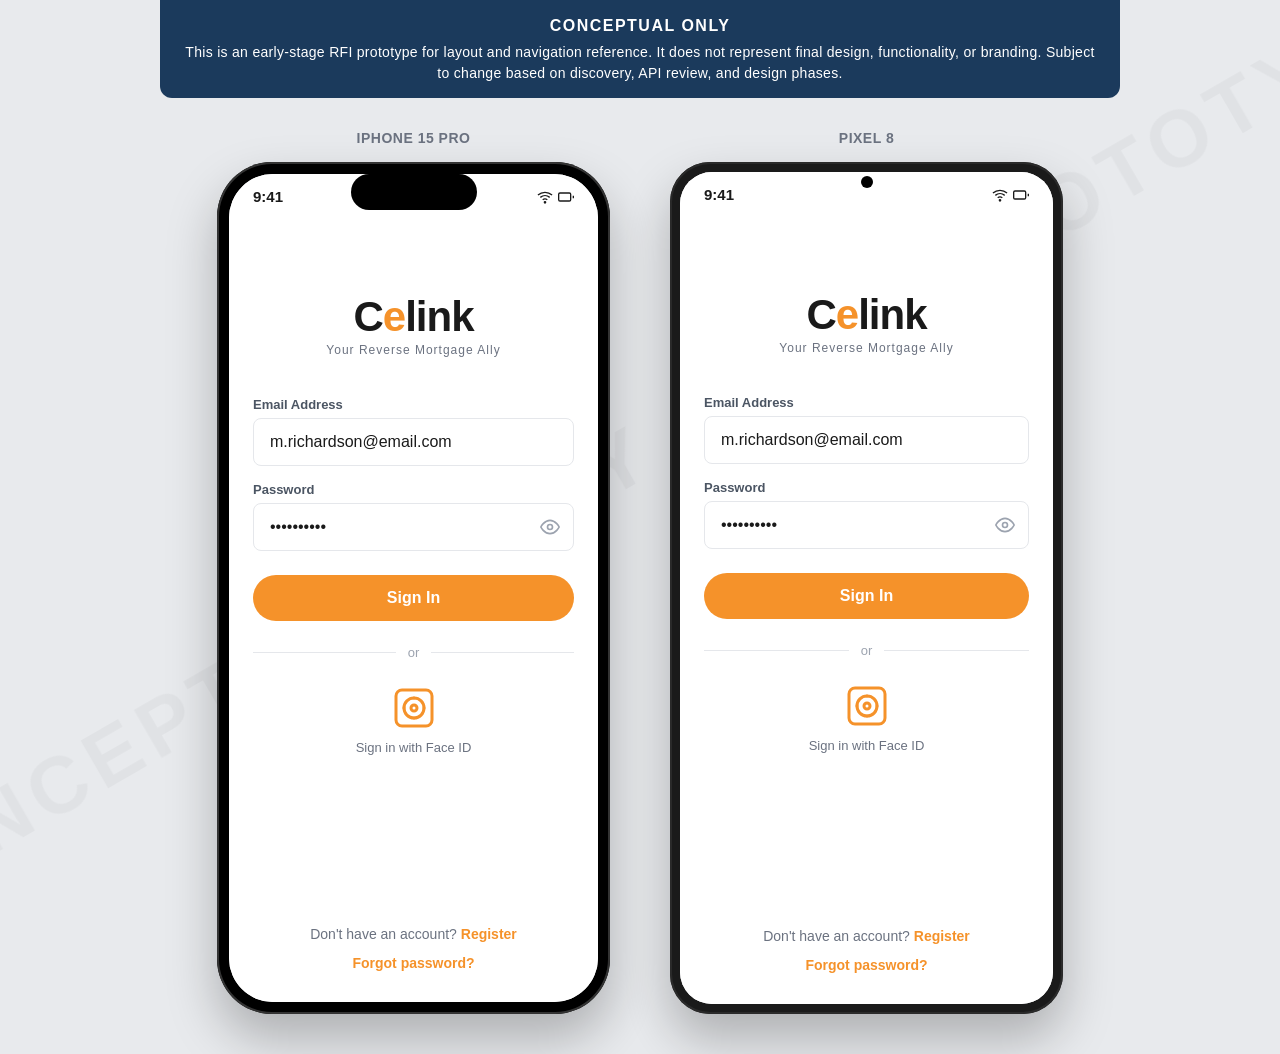
<file: index.html>
<!DOCTYPE html>
<html lang="en">
<head>
    <meta charset="UTF-8">
    <meta name="viewport" content="width=device-width, initial-scale=1.0">
    <title>Celink Borrower App — Login</title>
    <link rel="stylesheet" href="css/prototype.css">
</head>
<body>
<div class="disclaimer-banner">
    <strong>Conceptual Only</strong>
    This is an early-stage RFI prototype for layout and navigation reference. It does not represent final design, functionality, or branding. Subject to change based on discovery, API review, and design phases.
</div>
<div class="device-showcase">

    <!-- ==================== iPhone ==================== -->
    <div class="device-wrapper">
        <div class="device-label">iPhone 15 Pro</div>
        <div class="iphone-frame">
            <div class="dynamic-island"></div>
            <div class="device-screen">

                <!-- Status Bar -->
                <div class="status-bar">
                    <span class="time">9:41</span>
                    <div class="icons">
                        <svg viewBox="0 0 24 24" fill="none" stroke="currentColor" stroke-width="2"><path d="M5 12.55a11 11 0 0 1 14.08 0"/><path d="M1.42 9a16 16 0 0 1 21.16 0"/><path d="M8.53 16.11a6 6 0 0 1 6.95 0"/><circle cx="12" cy="20" r="1"/></svg>
                        <svg viewBox="0 0 24 24" fill="none" stroke="currentColor" stroke-width="2"><rect x="1" y="6" width="18" height="12" rx="2"/><line x1="23" y1="10" x2="23" y2="14"/></svg>
                    </div>
                </div>

                <!-- App Content (no bottom nav) -->
                <div class="app-content full-height">
                    <div class="login-screen">

                        <!-- Logo -->
                        <div class="login-logo">
                            <div class="logo-text">C<span class="logo-e">e</span>link</div>
                            <div class="logo-sub">Your Reverse Mortgage Ally</div>
                        </div>

                        <!-- Login Form -->
                        <div class="login-form">
                            <div class="form-group">
                                <label class="form-label">Email Address</label>
                                <input type="email" class="form-input" value="m.richardson@email.com">
                            </div>

                            <div class="form-group">
                                <label class="form-label">Password</label>
                                <div class="form-input-icon">
                                    <input type="password" class="form-input" value="••••••••••">
                                    <svg viewBox="0 0 24 24" fill="none" stroke="currentColor" stroke-width="2" stroke-linecap="round" stroke-linejoin="round"><path d="M1 12s4-8 11-8 11 8 11 8-4 8-11 8-11-8-11-8z"/><circle cx="12" cy="12" r="3"/></svg>
                                </div>
                            </div>

                            <a href="dashboard.html" class="btn btn-primary" style="margin-top: 8px;">Sign In</a>

                            <!-- Divider -->
                            <div class="divider">or</div>

                            <!-- Biometric -->
                            <div class="biometric-btn">
                                <svg viewBox="0 0 24 24" fill="none" stroke="currentColor" stroke-width="1.5" stroke-linecap="round" stroke-linejoin="round">
                                    <rect x="3" y="3" width="18" height="18" rx="3"/>
                                    <path d="M7 12c0-2.8 2.2-5 5-5"/>
                                    <path d="M12 7c2.8 0 5 2.2 5 5"/>
                                    <path d="M17 12c0 2.8-2.2 5-5 5"/>
                                    <path d="M12 17c-2.8 0-5-2.2-5-5"/>
                                    <circle cx="12" cy="12" r="1.5"/>
                                </svg>
                                Sign in with Face ID
                            </div>
                        </div>

                        <!-- Footer -->
                        <div class="login-footer">
                            <p style="margin-bottom: 12px; font-size: 14px; color: #6B7280;">Don't have an account? <a href="#">Register</a></p>
                            <a href="#">Forgot password?</a>
                        </div>

                    </div>
                </div>

            </div>
        </div>
    </div>

    <!-- ==================== Android ==================== -->
    <div class="device-wrapper">
        <div class="device-label">Pixel 8</div>
        <div class="android-frame">
            <div class="punch-hole"></div>
            <div class="device-screen">

                <!-- Status Bar -->
                <div class="status-bar">
                    <span class="time">9:41</span>
                    <div class="icons">
                        <svg viewBox="0 0 24 24" fill="none" stroke="currentColor" stroke-width="2"><path d="M5 12.55a11 11 0 0 1 14.08 0"/><path d="M1.42 9a16 16 0 0 1 21.16 0"/><path d="M8.53 16.11a6 6 0 0 1 6.95 0"/><circle cx="12" cy="20" r="1"/></svg>
                        <svg viewBox="0 0 24 24" fill="none" stroke="currentColor" stroke-width="2"><rect x="1" y="6" width="18" height="12" rx="2"/><line x1="23" y1="10" x2="23" y2="14"/></svg>
                    </div>
                </div>

                <!-- App Content (no bottom nav) -->
                <div class="app-content full-height">
                    <div class="login-screen">

                        <!-- Logo -->
                        <div class="login-logo">
                            <div class="logo-text">C<span class="logo-e">e</span>link</div>
                            <div class="logo-sub">Your Reverse Mortgage Ally</div>
                        </div>

                        <!-- Login Form -->
                        <div class="login-form">
                            <div class="form-group">
                                <label class="form-label">Email Address</label>
                                <input type="email" class="form-input" value="m.richardson@email.com">
                            </div>

                            <div class="form-group">
                                <label class="form-label">Password</label>
                                <div class="form-input-icon">
                                    <input type="password" class="form-input" value="••••••••••">
                                    <svg viewBox="0 0 24 24" fill="none" stroke="currentColor" stroke-width="2" stroke-linecap="round" stroke-linejoin="round"><path d="M1 12s4-8 11-8 11 8 11 8-4 8-11 8-11-8-11-8z"/><circle cx="12" cy="12" r="3"/></svg>
                                </div>
                            </div>

                            <a href="dashboard.html" class="btn btn-primary" style="margin-top: 8px;">Sign In</a>

                            <!-- Divider -->
                            <div class="divider">or</div>

                            <!-- Biometric -->
                            <div class="biometric-btn">
                                <svg viewBox="0 0 24 24" fill="none" stroke="currentColor" stroke-width="1.5" stroke-linecap="round" stroke-linejoin="round">
                                    <rect x="3" y="3" width="18" height="18" rx="3"/>
                                    <path d="M7 12c0-2.8 2.2-5 5-5"/>
                                    <path d="M12 7c2.8 0 5 2.2 5 5"/>
                                    <path d="M17 12c0 2.8-2.2 5-5 5"/>
                                    <path d="M12 17c-2.8 0-5-2.2-5-5"/>
                                    <circle cx="12" cy="12" r="1.5"/>
                                </svg>
                                Sign in with Face ID
                            </div>
                        </div>

                        <!-- Footer -->
                        <div class="login-footer">
                            <p style="margin-bottom: 12px; font-size: 14px; color: #6B7280;">Don't have an account? <a href="#">Register</a></p>
                            <a href="#">Forgot password?</a>
                        </div>

                    </div>
                </div>

            </div>
        </div>
    </div>

</div>
</body>
</html>
</file>
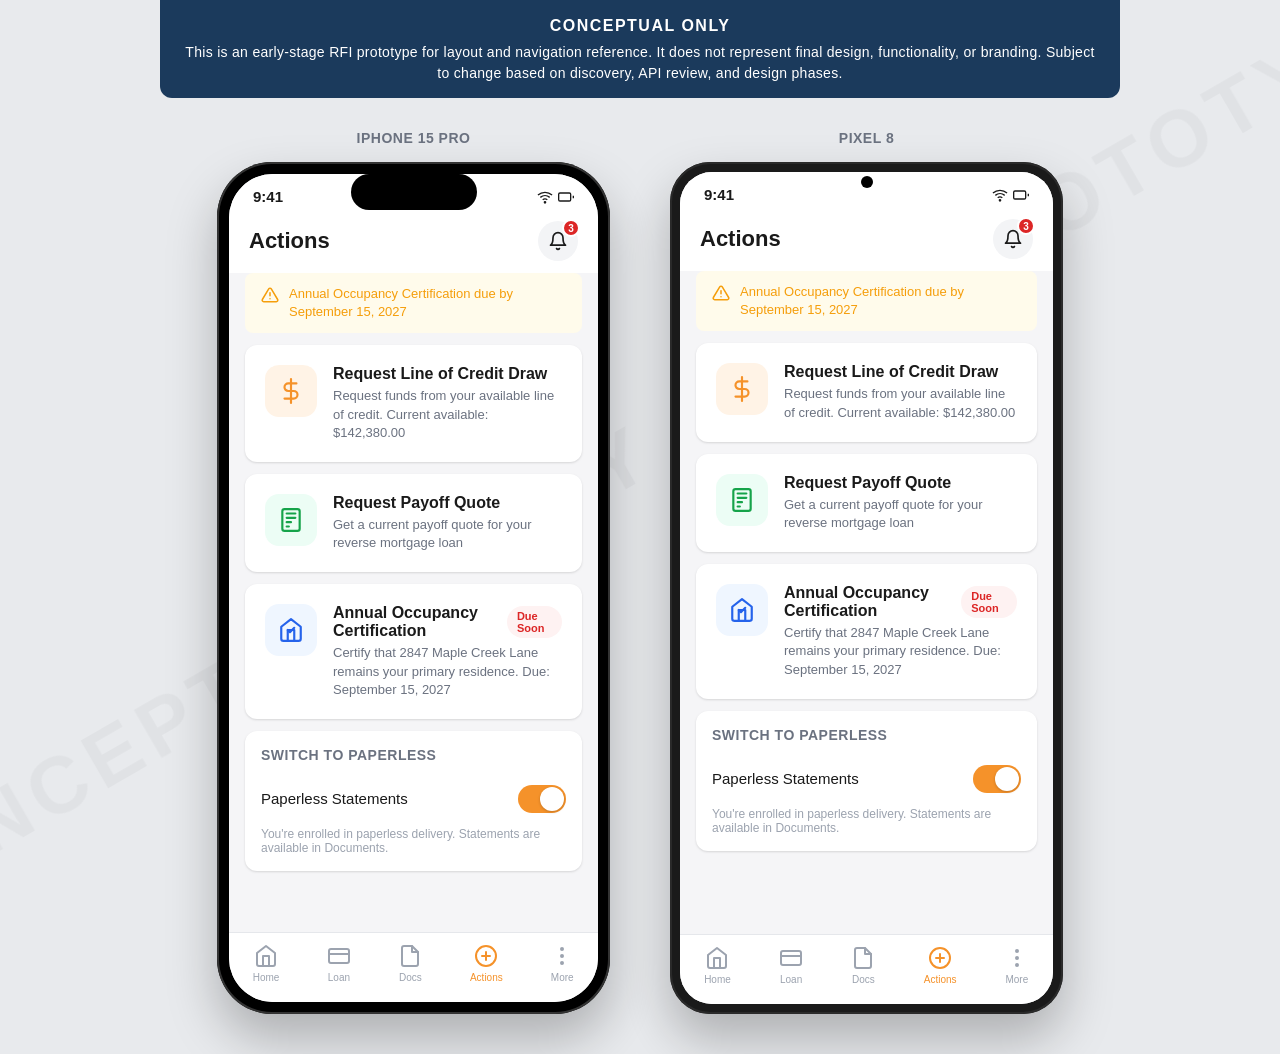
<file: actions.html>
<!DOCTYPE html>
<html lang="en">
<head>
    <meta charset="UTF-8">
    <meta name="viewport" content="width=device-width, initial-scale=1.0">
    <title>Celink Borrower App — Actions</title>
    <link rel="stylesheet" href="css/prototype.css">
</head>
<body>
<div class="disclaimer-banner">
    <strong>Conceptual Only</strong>
    This is an early-stage RFI prototype for layout and navigation reference. It does not represent final design, functionality, or branding. Subject to change based on discovery, API review, and design phases.
</div>
<div class="device-showcase">

    <!-- ==================== iPhone ==================== -->
    <div class="device-wrapper">
        <div class="device-label">iPhone 15 Pro</div>
        <div class="iphone-frame">
            <div class="dynamic-island"></div>
            <div class="device-screen">

                <!-- Status Bar -->
                <div class="status-bar">
                    <span class="time">9:41</span>
                    <div class="icons">
                        <svg viewBox="0 0 24 24" fill="none" stroke="currentColor" stroke-width="2"><path d="M5 12.55a11 11 0 0 1 14.08 0"/><path d="M1.42 9a16 16 0 0 1 21.16 0"/><path d="M8.53 16.11a6 6 0 0 1 6.95 0"/><circle cx="12" cy="20" r="1"/></svg>
                        <svg viewBox="0 0 24 24" fill="none" stroke="currentColor" stroke-width="2"><rect x="1" y="6" width="18" height="12" rx="2"/><line x1="23" y1="10" x2="23" y2="14"/></svg>
                    </div>
                </div>

                <!-- App Content -->
                <div class="app-content">

                    <!-- App Header -->
                    <div class="app-header">
                        <h1>Actions</h1>
                        <a href="notifications.html" class="header-icon">
                            <svg viewBox="0 0 24 24" fill="none" stroke="currentColor" stroke-width="2" stroke-linecap="round" stroke-linejoin="round"><path d="M18 8A6 6 0 0 0 6 8c0 7-3 9-3 9h18s-3-2-3-9"/><path d="M13.73 21a2 2 0 0 1-3.46 0"/></svg>
                            <span class="notification-badge">3</span>
                        </a>
                    </div>

                    <!-- Warning Banner -->
                    <div class="info-banner banner-warning">
                        <svg viewBox="0 0 24 24" fill="none" stroke="currentColor" stroke-width="2" stroke-linecap="round" stroke-linejoin="round"><path d="M10.29 3.86L1.82 18a2 2 0 0 0 1.71 3h16.94a2 2 0 0 0 1.71-3L13.71 3.86a2 2 0 0 0-3.42 0z"/><line x1="12" y1="9" x2="12" y2="13"/><line x1="12" y1="17" x2="12.01" y2="17"/></svg>
                        Annual Occupancy Certification due by September 15, 2027
                    </div>

                    <!-- Action Card: Request LOC Draw -->
                    <a href="#" class="action-card">
                        <div class="action-icon icon-orange" style="border-radius: 14px;">
                            <svg viewBox="0 0 24 24" fill="none" stroke="currentColor" stroke-width="2" stroke-linecap="round" stroke-linejoin="round"><line x1="12" y1="1" x2="12" y2="23"/><path d="M17 5H9.5a3.5 3.5 0 0 0 0 7h5a3.5 3.5 0 0 1 0 7H6"/></svg>
                        </div>
                        <div class="action-info">
                            <div class="action-title">Request Line of Credit Draw</div>
                            <div class="action-desc">Request funds from your available line of credit. Current available: $142,380.00</div>
                        </div>
                    </a>

                    <!-- Action Card: Payoff Quote -->
                    <a href="#" class="action-card">
                        <div class="action-icon icon-green" style="border-radius: 14px;">
                            <svg viewBox="0 0 24 24" fill="none" stroke="currentColor" stroke-width="2" stroke-linecap="round" stroke-linejoin="round"><rect x="4" y="2" width="16" height="20" rx="2"/><line x1="8" y1="6" x2="16" y2="6"/><line x1="8" y1="10" x2="16" y2="10"/><line x1="8" y1="14" x2="12" y2="14"/><line x1="8" y1="18" x2="10" y2="18"/></svg>
                        </div>
                        <div class="action-info">
                            <div class="action-title">Request Payoff Quote</div>
                            <div class="action-desc">Get a current payoff quote for your reverse mortgage loan</div>
                        </div>
                    </a>

                    <!-- Action Card: Occupancy Certification -->
                    <a href="#" class="action-card">
                        <div class="action-icon icon-blue" style="border-radius: 14px;">
                            <svg viewBox="0 0 24 24" fill="none" stroke="currentColor" stroke-width="2" stroke-linecap="round" stroke-linejoin="round"><path d="M3 9l9-7 9 7v11a2 2 0 0 1-2 2H5a2 2 0 0 1-2-2z"/><polyline points="9 22 9 12 15 12 15 22"/><path d="M9 12l2 2 4-4"/></svg>
                        </div>
                        <div class="action-info">
                            <div class="action-title" style="display: flex; align-items: center; gap: 8px;">Annual Occupancy Certification <span class="badge badge-danger">Due Soon</span></div>
                            <div class="action-desc">Certify that 2847 Maple Creek Lane remains your primary residence. Due: September 15, 2027</div>
                        </div>
                    </a>

                    <!-- Paperless Card -->
                    <div class="card" style="margin-top: 8px;">
                        <div class="card-header">
                            <span class="card-title">Switch to Paperless</span>
                        </div>
                        <div class="toggle-row" style="padding: 10px 0; border-bottom: none;">
                            <span class="toggle-label">Paperless Statements</span>
                            <div class="toggle-switch active"></div>
                        </div>
                        <p style="font-size: 12px; color: #9CA3AF; margin-top: 4px;">You're enrolled in paperless delivery. Statements are available in Documents.</p>
                    </div>

                    <div style="height: 16px;"></div>

                </div>

                <!-- Bottom Nav -->
                <div class="bottom-nav">
                    <a href="dashboard.html">
                        <svg viewBox="0 0 24 24" fill="none" stroke="currentColor" stroke-width="2" stroke-linecap="round" stroke-linejoin="round"><path d="M3 9l9-7 9 7v11a2 2 0 0 1-2 2H5a2 2 0 0 1-2-2z"/><polyline points="9 22 9 12 15 12 15 22"/></svg>
                        Home
                    </a>
                    <a href="loan.html">
                        <svg viewBox="0 0 24 24" fill="none" stroke="currentColor" stroke-width="2" stroke-linecap="round" stroke-linejoin="round"><rect x="2" y="5" width="20" height="14" rx="2"/><line x1="2" y1="10" x2="22" y2="10"/></svg>
                        Loan
                    </a>
                    <a href="documents.html">
                        <svg viewBox="0 0 24 24" fill="none" stroke="currentColor" stroke-width="2" stroke-linecap="round" stroke-linejoin="round"><path d="M14 2H6a2 2 0 0 0-2 2v16a2 2 0 0 0 2 2h12a2 2 0 0 0 2-2V8z"/><polyline points="14 2 14 8 20 8"/></svg>
                        Docs
                    </a>
                    <a href="actions.html" class="active">
                        <svg viewBox="0 0 24 24" fill="none" stroke="currentColor" stroke-width="2" stroke-linecap="round" stroke-linejoin="round"><circle cx="12" cy="12" r="10"/><line x1="12" y1="8" x2="12" y2="16"/><line x1="8" y1="12" x2="16" y2="12"/></svg>
                        Actions
                    </a>
                    <a href="profile.html">
                        <svg viewBox="0 0 24 24" fill="none" stroke="currentColor" stroke-width="2" stroke-linecap="round" stroke-linejoin="round"><circle cx="12" cy="12" r="1"/><circle cx="12" cy="5" r="1"/><circle cx="12" cy="19" r="1"/></svg>
                        More
                    </a>
                </div>

            </div>
        </div>
    </div>

    <!-- ==================== Android ==================== -->
    <div class="device-wrapper">
        <div class="device-label">Pixel 8</div>
        <div class="android-frame">
            <div class="punch-hole"></div>
            <div class="device-screen">

                <!-- Status Bar -->
                <div class="status-bar">
                    <span class="time">9:41</span>
                    <div class="icons">
                        <svg viewBox="0 0 24 24" fill="none" stroke="currentColor" stroke-width="2"><path d="M5 12.55a11 11 0 0 1 14.08 0"/><path d="M1.42 9a16 16 0 0 1 21.16 0"/><path d="M8.53 16.11a6 6 0 0 1 6.95 0"/><circle cx="12" cy="20" r="1"/></svg>
                        <svg viewBox="0 0 24 24" fill="none" stroke="currentColor" stroke-width="2"><rect x="1" y="6" width="18" height="12" rx="2"/><line x1="23" y1="10" x2="23" y2="14"/></svg>
                    </div>
                </div>

                <!-- App Content -->
                <div class="app-content">

                    <!-- App Header -->
                    <div class="app-header">
                        <h1>Actions</h1>
                        <a href="notifications.html" class="header-icon">
                            <svg viewBox="0 0 24 24" fill="none" stroke="currentColor" stroke-width="2" stroke-linecap="round" stroke-linejoin="round"><path d="M18 8A6 6 0 0 0 6 8c0 7-3 9-3 9h18s-3-2-3-9"/><path d="M13.73 21a2 2 0 0 1-3.46 0"/></svg>
                            <span class="notification-badge">3</span>
                        </a>
                    </div>

                    <!-- Warning Banner -->
                    <div class="info-banner banner-warning">
                        <svg viewBox="0 0 24 24" fill="none" stroke="currentColor" stroke-width="2" stroke-linecap="round" stroke-linejoin="round"><path d="M10.29 3.86L1.82 18a2 2 0 0 0 1.71 3h16.94a2 2 0 0 0 1.71-3L13.71 3.86a2 2 0 0 0-3.42 0z"/><line x1="12" y1="9" x2="12" y2="13"/><line x1="12" y1="17" x2="12.01" y2="17"/></svg>
                        Annual Occupancy Certification due by September 15, 2027
                    </div>

                    <!-- Action Card: Request LOC Draw -->
                    <a href="#" class="action-card">
                        <div class="action-icon icon-orange" style="border-radius: 14px;">
                            <svg viewBox="0 0 24 24" fill="none" stroke="currentColor" stroke-width="2" stroke-linecap="round" stroke-linejoin="round"><line x1="12" y1="1" x2="12" y2="23"/><path d="M17 5H9.5a3.5 3.5 0 0 0 0 7h5a3.5 3.5 0 0 1 0 7H6"/></svg>
                        </div>
                        <div class="action-info">
                            <div class="action-title">Request Line of Credit Draw</div>
                            <div class="action-desc">Request funds from your available line of credit. Current available: $142,380.00</div>
                        </div>
                    </a>

                    <!-- Action Card: Payoff Quote -->
                    <a href="#" class="action-card">
                        <div class="action-icon icon-green" style="border-radius: 14px;">
                            <svg viewBox="0 0 24 24" fill="none" stroke="currentColor" stroke-width="2" stroke-linecap="round" stroke-linejoin="round"><rect x="4" y="2" width="16" height="20" rx="2"/><line x1="8" y1="6" x2="16" y2="6"/><line x1="8" y1="10" x2="16" y2="10"/><line x1="8" y1="14" x2="12" y2="14"/><line x1="8" y1="18" x2="10" y2="18"/></svg>
                        </div>
                        <div class="action-info">
                            <div class="action-title">Request Payoff Quote</div>
                            <div class="action-desc">Get a current payoff quote for your reverse mortgage loan</div>
                        </div>
                    </a>

                    <!-- Action Card: Occupancy Certification -->
                    <a href="#" class="action-card">
                        <div class="action-icon icon-blue" style="border-radius: 14px;">
                            <svg viewBox="0 0 24 24" fill="none" stroke="currentColor" stroke-width="2" stroke-linecap="round" stroke-linejoin="round"><path d="M3 9l9-7 9 7v11a2 2 0 0 1-2 2H5a2 2 0 0 1-2-2z"/><polyline points="9 22 9 12 15 12 15 22"/><path d="M9 12l2 2 4-4"/></svg>
                        </div>
                        <div class="action-info">
                            <div class="action-title" style="display: flex; align-items: center; gap: 8px;">Annual Occupancy Certification <span class="badge badge-danger">Due Soon</span></div>
                            <div class="action-desc">Certify that 2847 Maple Creek Lane remains your primary residence. Due: September 15, 2027</div>
                        </div>
                    </a>

                    <!-- Paperless Card -->
                    <div class="card" style="margin-top: 8px;">
                        <div class="card-header">
                            <span class="card-title">Switch to Paperless</span>
                        </div>
                        <div class="toggle-row" style="padding: 10px 0; border-bottom: none;">
                            <span class="toggle-label">Paperless Statements</span>
                            <div class="toggle-switch active"></div>
                        </div>
                        <p style="font-size: 12px; color: #9CA3AF; margin-top: 4px;">You're enrolled in paperless delivery. Statements are available in Documents.</p>
                    </div>

                    <div style="height: 16px;"></div>

                </div>

                <!-- Bottom Nav -->
                <div class="bottom-nav">
                    <a href="dashboard.html">
                        <svg viewBox="0 0 24 24" fill="none" stroke="currentColor" stroke-width="2" stroke-linecap="round" stroke-linejoin="round"><path d="M3 9l9-7 9 7v11a2 2 0 0 1-2 2H5a2 2 0 0 1-2-2z"/><polyline points="9 22 9 12 15 12 15 22"/></svg>
                        Home
                    </a>
                    <a href="loan.html">
                        <svg viewBox="0 0 24 24" fill="none" stroke="currentColor" stroke-width="2" stroke-linecap="round" stroke-linejoin="round"><rect x="2" y="5" width="20" height="14" rx="2"/><line x1="2" y1="10" x2="22" y2="10"/></svg>
                        Loan
                    </a>
                    <a href="documents.html">
                        <svg viewBox="0 0 24 24" fill="none" stroke="currentColor" stroke-width="2" stroke-linecap="round" stroke-linejoin="round"><path d="M14 2H6a2 2 0 0 0-2 2v16a2 2 0 0 0 2 2h12a2 2 0 0 0 2-2V8z"/><polyline points="14 2 14 8 20 8"/></svg>
                        Docs
                    </a>
                    <a href="actions.html" class="active">
                        <svg viewBox="0 0 24 24" fill="none" stroke="currentColor" stroke-width="2" stroke-linecap="round" stroke-linejoin="round"><circle cx="12" cy="12" r="10"/><line x1="12" y1="8" x2="12" y2="16"/><line x1="8" y1="12" x2="16" y2="12"/></svg>
                        Actions
                    </a>
                    <a href="profile.html">
                        <svg viewBox="0 0 24 24" fill="none" stroke="currentColor" stroke-width="2" stroke-linecap="round" stroke-linejoin="round"><circle cx="12" cy="12" r="1"/><circle cx="12" cy="5" r="1"/><circle cx="12" cy="19" r="1"/></svg>
                        More
                    </a>
                </div>

            </div>
        </div>
    </div>

</div>
</body>
</html>
</file>
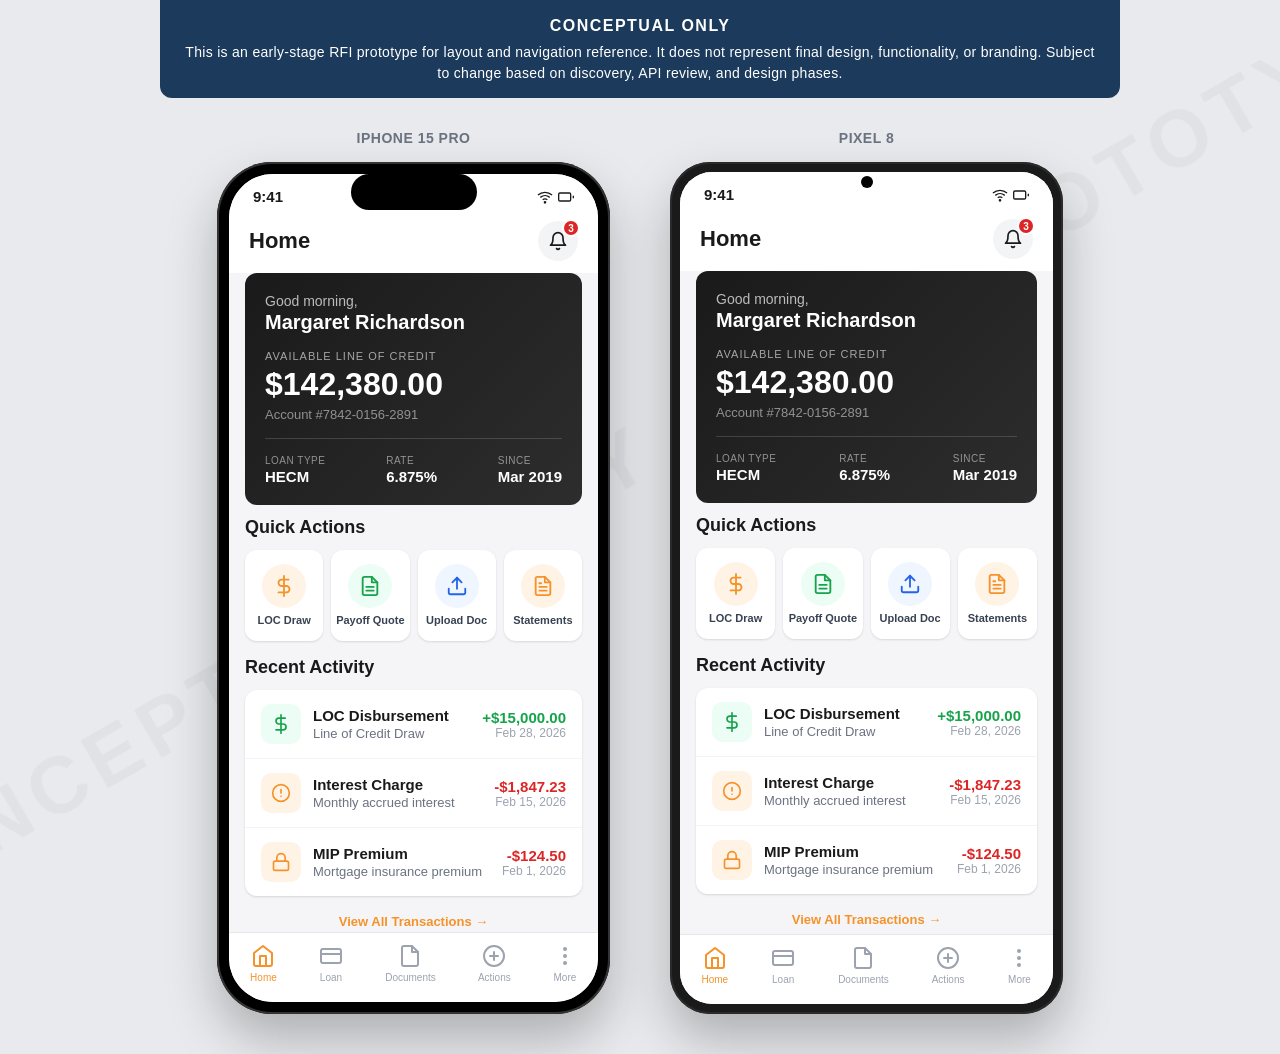
<file: dashboard.html>
<!DOCTYPE html>
<html lang="en">
<head>
    <meta charset="UTF-8">
    <meta name="viewport" content="width=device-width, initial-scale=1.0">
    <title>Celink Borrower App — Dashboard</title>
    <link rel="stylesheet" href="css/prototype.css">
</head>
<body>
<div class="disclaimer-banner">
    <strong>Conceptual Only</strong>
    This is an early-stage RFI prototype for layout and navigation reference. It does not represent final design, functionality, or branding. Subject to change based on discovery, API review, and design phases.
</div>
<div class="device-showcase">

    <!-- ==================== iPhone ==================== -->
    <div class="device-wrapper">
        <div class="device-label">iPhone 15 Pro</div>
        <div class="iphone-frame">
            <div class="dynamic-island"></div>
            <div class="device-screen">

                <!-- Status Bar -->
                <div class="status-bar">
                    <span class="time">9:41</span>
                    <div class="icons">
                        <svg viewBox="0 0 24 24" fill="none" stroke="currentColor" stroke-width="2"><path d="M5 12.55a11 11 0 0 1 14.08 0"/><path d="M1.42 9a16 16 0 0 1 21.16 0"/><path d="M8.53 16.11a6 6 0 0 1 6.95 0"/><circle cx="12" cy="20" r="1"/></svg>
                        <svg viewBox="0 0 24 24" fill="none" stroke="currentColor" stroke-width="2"><rect x="1" y="6" width="18" height="12" rx="2"/><line x1="23" y1="10" x2="23" y2="14"/></svg>
                    </div>
                </div>

                <!-- App Header -->
                <div class="app-header">
                    <h1>Home</h1>
                    <a href="notifications.html" class="header-icon">
                        <svg viewBox="0 0 24 24" fill="none" stroke="currentColor" stroke-width="2" stroke-linecap="round" stroke-linejoin="round"><path d="M18 8A6 6 0 0 0 6 8c0 7-3 9-3 9h18s-3-2-3-9"/><path d="M13.73 21a2 2 0 0 1-3.46 0"/></svg>
                        <span class="notification-badge">3</span>
                    </a>
                </div>

                <!-- Scrollable Content -->
                <div class="app-content">

                    <!-- Loan Summary Card -->
                    <div class="loan-card">
                        <div class="greeting">Good morning,</div>
                        <div class="name">Margaret Richardson</div>
                        <div class="balance-label">Available Line of Credit</div>
                        <div class="balance">$142,380.00</div>
                        <div class="balance-sub">Account #7842-0156-2891</div>
                        <div class="loan-meta">
                            <div class="meta-item">
                                <div class="meta-label">Loan Type</div>
                                <div class="meta-value">HECM</div>
                            </div>
                            <div class="meta-item">
                                <div class="meta-label">Rate</div>
                                <div class="meta-value">6.875%</div>
                            </div>
                            <div class="meta-item">
                                <div class="meta-label">Since</div>
                                <div class="meta-value">Mar 2019</div>
                            </div>
                        </div>
                    </div>

                    <!-- Quick Actions -->
                    <div class="section-title" style="margin-top: 8px;">Quick Actions</div>
                    <div class="quick-actions">
                        <a href="actions.html" class="quick-action">
                            <div class="icon-circle icon-orange">
                                <svg viewBox="0 0 24 24" fill="none" stroke="currentColor" stroke-width="2" stroke-linecap="round" stroke-linejoin="round"><line x1="12" y1="1" x2="12" y2="23"/><path d="M17 5H9.5a3.5 3.5 0 0 0 0 7h5a3.5 3.5 0 0 1 0 7H6"/></svg>
                            </div>
                            <span>LOC Draw</span>
                        </a>
                        <a href="actions.html" class="quick-action">
                            <div class="icon-circle icon-green">
                                <svg viewBox="0 0 24 24" fill="none" stroke="currentColor" stroke-width="2" stroke-linecap="round" stroke-linejoin="round"><path d="M14 2H6a2 2 0 0 0-2 2v16a2 2 0 0 0 2 2h12a2 2 0 0 0 2-2V8z"/><polyline points="14 2 14 8 20 8"/><line x1="16" y1="13" x2="8" y2="13"/><line x1="16" y1="17" x2="8" y2="17"/></svg>
                            </div>
                            <span>Payoff Quote</span>
                        </a>
                        <a href="documents.html" class="quick-action">
                            <div class="icon-circle icon-blue">
                                <svg viewBox="0 0 24 24" fill="none" stroke="currentColor" stroke-width="2" stroke-linecap="round" stroke-linejoin="round"><path d="M21 15v4a2 2 0 0 1-2 2H5a2 2 0 0 1-2-2v-4"/><polyline points="17 8 12 3 7 8"/><line x1="12" y1="3" x2="12" y2="15"/></svg>
                            </div>
                            <span>Upload Doc</span>
                        </a>
                        <a href="documents.html" class="quick-action">
                            <div class="icon-circle icon-orange">
                                <svg viewBox="0 0 24 24" fill="none" stroke="currentColor" stroke-width="2" stroke-linecap="round" stroke-linejoin="round"><path d="M14 2H6a2 2 0 0 0-2 2v16a2 2 0 0 0 2 2h12a2 2 0 0 0 2-2V8z"/><polyline points="14 2 14 8 20 8"/><line x1="16" y1="13" x2="8" y2="13"/><line x1="16" y1="17" x2="8" y2="17"/><line x1="10" y1="9" x2="8" y2="9"/></svg>
                            </div>
                            <span>Statements</span>
                        </a>
                    </div>

                    <!-- Recent Activity -->
                    <div class="section-title">Recent Activity</div>
                    <div class="list-group">
                        <div class="list-item">
                            <div class="list-icon icon-green">
                                <svg viewBox="0 0 24 24" fill="none" stroke="currentColor" stroke-width="2" stroke-linecap="round" stroke-linejoin="round"><line x1="12" y1="1" x2="12" y2="23"/><path d="M17 5H9.5a3.5 3.5 0 0 0 0 7h5a3.5 3.5 0 0 1 0 7H6"/></svg>
                            </div>
                            <div class="list-text">
                                <div class="list-title">LOC Disbursement</div>
                                <div class="list-sub">Line of Credit Draw</div>
                            </div>
                            <div class="list-right">
                                <div class="list-amount amount-positive">+$15,000.00</div>
                                <div class="list-date">Feb 28, 2026</div>
                            </div>
                        </div>
                        <div class="list-item">
                            <div class="list-icon icon-orange">
                                <svg viewBox="0 0 24 24" fill="none" stroke="currentColor" stroke-width="2" stroke-linecap="round" stroke-linejoin="round"><circle cx="12" cy="12" r="10"/><line x1="12" y1="8" x2="12" y2="12"/><line x1="12" y1="16" x2="12.01" y2="16"/></svg>
                            </div>
                            <div class="list-text">
                                <div class="list-title">Interest Charge</div>
                                <div class="list-sub">Monthly accrued interest</div>
                            </div>
                            <div class="list-right">
                                <div class="list-amount amount-negative">-$1,847.23</div>
                                <div class="list-date">Feb 15, 2026</div>
                            </div>
                        </div>
                        <div class="list-item">
                            <div class="list-icon icon-orange">
                                <svg viewBox="0 0 24 24" fill="none" stroke="currentColor" stroke-width="2" stroke-linecap="round" stroke-linejoin="round"><rect x="3" y="11" width="18" height="11" rx="2" ry="2"/><path d="M7 11V7a5 5 0 0 1 10 0v4"/></svg>
                            </div>
                            <div class="list-text">
                                <div class="list-title">MIP Premium</div>
                                <div class="list-sub">Mortgage insurance premium</div>
                            </div>
                            <div class="list-right">
                                <div class="list-amount amount-negative">-$124.50</div>
                                <div class="list-date">Feb 1, 2026</div>
                            </div>
                        </div>
                    </div>

                    <!-- View All Link -->
                    <div style="text-align: center; padding: 4px 16px 12px;">
                        <a href="loan.html" class="card-link">View All Transactions &rarr;</a>
                    </div>

                    <!-- Info Banner -->
                    <div class="info-banner banner-info">
                        <svg viewBox="0 0 24 24" fill="none" stroke="currentColor" stroke-width="2" stroke-linecap="round" stroke-linejoin="round"><circle cx="12" cy="12" r="10"/><line x1="12" y1="16" x2="12" y2="12"/><line x1="12" y1="8" x2="12.01" y2="8"/></svg>
                        <span>Your annual occupancy certification is due by September 15, 2027</span>
                    </div>

                    <div style="height: 12px;"></div>
                </div>

                <!-- Bottom Nav -->
                <nav class="bottom-nav">
                    <a href="dashboard.html" class="active">
                        <svg viewBox="0 0 24 24" fill="none" stroke="currentColor" stroke-width="2" stroke-linecap="round" stroke-linejoin="round"><path d="M3 9l9-7 9 7v11a2 2 0 0 1-2 2H5a2 2 0 0 1-2-2z"/><polyline points="9 22 9 12 15 12 15 22"/></svg>
                        Home
                    </a>
                    <a href="loan.html">
                        <svg viewBox="0 0 24 24" fill="none" stroke="currentColor" stroke-width="2" stroke-linecap="round" stroke-linejoin="round"><rect x="2" y="5" width="20" height="14" rx="2"/><line x1="2" y1="10" x2="22" y2="10"/></svg>
                        Loan
                    </a>
                    <a href="documents.html">
                        <svg viewBox="0 0 24 24" fill="none" stroke="currentColor" stroke-width="2" stroke-linecap="round" stroke-linejoin="round"><path d="M14 2H6a2 2 0 0 0-2 2v16a2 2 0 0 0 2 2h12a2 2 0 0 0 2-2V8z"/><polyline points="14 2 14 8 20 8"/></svg>
                        Documents
                    </a>
                    <a href="actions.html">
                        <svg viewBox="0 0 24 24" fill="none" stroke="currentColor" stroke-width="2" stroke-linecap="round" stroke-linejoin="round"><circle cx="12" cy="12" r="10"/><line x1="12" y1="8" x2="12" y2="16"/><line x1="8" y1="12" x2="16" y2="12"/></svg>
                        Actions
                    </a>
                    <a href="profile.html">
                        <svg viewBox="0 0 24 24" fill="none" stroke="currentColor" stroke-width="2" stroke-linecap="round" stroke-linejoin="round"><circle cx="12" cy="12" r="1"/><circle cx="12" cy="5" r="1"/><circle cx="12" cy="19" r="1"/></svg>
                        More
                    </a>
                </nav>

            </div>
        </div>
    </div>

    <!-- ==================== Android ==================== -->
    <div class="device-wrapper">
        <div class="device-label">Pixel 8</div>
        <div class="android-frame">
            <div class="punch-hole"></div>
            <div class="device-screen">

                <!-- Status Bar -->
                <div class="status-bar">
                    <span class="time">9:41</span>
                    <div class="icons">
                        <svg viewBox="0 0 24 24" fill="none" stroke="currentColor" stroke-width="2"><path d="M5 12.55a11 11 0 0 1 14.08 0"/><path d="M1.42 9a16 16 0 0 1 21.16 0"/><path d="M8.53 16.11a6 6 0 0 1 6.95 0"/><circle cx="12" cy="20" r="1"/></svg>
                        <svg viewBox="0 0 24 24" fill="none" stroke="currentColor" stroke-width="2"><rect x="1" y="6" width="18" height="12" rx="2"/><line x1="23" y1="10" x2="23" y2="14"/></svg>
                    </div>
                </div>

                <!-- App Header -->
                <div class="app-header">
                    <h1>Home</h1>
                    <a href="notifications.html" class="header-icon">
                        <svg viewBox="0 0 24 24" fill="none" stroke="currentColor" stroke-width="2" stroke-linecap="round" stroke-linejoin="round"><path d="M18 8A6 6 0 0 0 6 8c0 7-3 9-3 9h18s-3-2-3-9"/><path d="M13.73 21a2 2 0 0 1-3.46 0"/></svg>
                        <span class="notification-badge">3</span>
                    </a>
                </div>

                <!-- Scrollable Content -->
                <div class="app-content">

                    <!-- Loan Summary Card -->
                    <div class="loan-card">
                        <div class="greeting">Good morning,</div>
                        <div class="name">Margaret Richardson</div>
                        <div class="balance-label">Available Line of Credit</div>
                        <div class="balance">$142,380.00</div>
                        <div class="balance-sub">Account #7842-0156-2891</div>
                        <div class="loan-meta">
                            <div class="meta-item">
                                <div class="meta-label">Loan Type</div>
                                <div class="meta-value">HECM</div>
                            </div>
                            <div class="meta-item">
                                <div class="meta-label">Rate</div>
                                <div class="meta-value">6.875%</div>
                            </div>
                            <div class="meta-item">
                                <div class="meta-label">Since</div>
                                <div class="meta-value">Mar 2019</div>
                            </div>
                        </div>
                    </div>

                    <!-- Quick Actions -->
                    <div class="section-title" style="margin-top: 8px;">Quick Actions</div>
                    <div class="quick-actions">
                        <a href="actions.html" class="quick-action">
                            <div class="icon-circle icon-orange">
                                <svg viewBox="0 0 24 24" fill="none" stroke="currentColor" stroke-width="2" stroke-linecap="round" stroke-linejoin="round"><line x1="12" y1="1" x2="12" y2="23"/><path d="M17 5H9.5a3.5 3.5 0 0 0 0 7h5a3.5 3.5 0 0 1 0 7H6"/></svg>
                            </div>
                            <span>LOC Draw</span>
                        </a>
                        <a href="actions.html" class="quick-action">
                            <div class="icon-circle icon-green">
                                <svg viewBox="0 0 24 24" fill="none" stroke="currentColor" stroke-width="2" stroke-linecap="round" stroke-linejoin="round"><path d="M14 2H6a2 2 0 0 0-2 2v16a2 2 0 0 0 2 2h12a2 2 0 0 0 2-2V8z"/><polyline points="14 2 14 8 20 8"/><line x1="16" y1="13" x2="8" y2="13"/><line x1="16" y1="17" x2="8" y2="17"/></svg>
                            </div>
                            <span>Payoff Quote</span>
                        </a>
                        <a href="documents.html" class="quick-action">
                            <div class="icon-circle icon-blue">
                                <svg viewBox="0 0 24 24" fill="none" stroke="currentColor" stroke-width="2" stroke-linecap="round" stroke-linejoin="round"><path d="M21 15v4a2 2 0 0 1-2 2H5a2 2 0 0 1-2-2v-4"/><polyline points="17 8 12 3 7 8"/><line x1="12" y1="3" x2="12" y2="15"/></svg>
                            </div>
                            <span>Upload Doc</span>
                        </a>
                        <a href="documents.html" class="quick-action">
                            <div class="icon-circle icon-orange">
                                <svg viewBox="0 0 24 24" fill="none" stroke="currentColor" stroke-width="2" stroke-linecap="round" stroke-linejoin="round"><path d="M14 2H6a2 2 0 0 0-2 2v16a2 2 0 0 0 2 2h12a2 2 0 0 0 2-2V8z"/><polyline points="14 2 14 8 20 8"/><line x1="16" y1="13" x2="8" y2="13"/><line x1="16" y1="17" x2="8" y2="17"/><line x1="10" y1="9" x2="8" y2="9"/></svg>
                            </div>
                            <span>Statements</span>
                        </a>
                    </div>

                    <!-- Recent Activity -->
                    <div class="section-title">Recent Activity</div>
                    <div class="list-group">
                        <div class="list-item">
                            <div class="list-icon icon-green">
                                <svg viewBox="0 0 24 24" fill="none" stroke="currentColor" stroke-width="2" stroke-linecap="round" stroke-linejoin="round"><line x1="12" y1="1" x2="12" y2="23"/><path d="M17 5H9.5a3.5 3.5 0 0 0 0 7h5a3.5 3.5 0 0 1 0 7H6"/></svg>
                            </div>
                            <div class="list-text">
                                <div class="list-title">LOC Disbursement</div>
                                <div class="list-sub">Line of Credit Draw</div>
                            </div>
                            <div class="list-right">
                                <div class="list-amount amount-positive">+$15,000.00</div>
                                <div class="list-date">Feb 28, 2026</div>
                            </div>
                        </div>
                        <div class="list-item">
                            <div class="list-icon icon-orange">
                                <svg viewBox="0 0 24 24" fill="none" stroke="currentColor" stroke-width="2" stroke-linecap="round" stroke-linejoin="round"><circle cx="12" cy="12" r="10"/><line x1="12" y1="8" x2="12" y2="12"/><line x1="12" y1="16" x2="12.01" y2="16"/></svg>
                            </div>
                            <div class="list-text">
                                <div class="list-title">Interest Charge</div>
                                <div class="list-sub">Monthly accrued interest</div>
                            </div>
                            <div class="list-right">
                                <div class="list-amount amount-negative">-$1,847.23</div>
                                <div class="list-date">Feb 15, 2026</div>
                            </div>
                        </div>
                        <div class="list-item">
                            <div class="list-icon icon-orange">
                                <svg viewBox="0 0 24 24" fill="none" stroke="currentColor" stroke-width="2" stroke-linecap="round" stroke-linejoin="round"><rect x="3" y="11" width="18" height="11" rx="2" ry="2"/><path d="M7 11V7a5 5 0 0 1 10 0v4"/></svg>
                            </div>
                            <div class="list-text">
                                <div class="list-title">MIP Premium</div>
                                <div class="list-sub">Mortgage insurance premium</div>
                            </div>
                            <div class="list-right">
                                <div class="list-amount amount-negative">-$124.50</div>
                                <div class="list-date">Feb 1, 2026</div>
                            </div>
                        </div>
                    </div>

                    <!-- View All Link -->
                    <div style="text-align: center; padding: 4px 16px 12px;">
                        <a href="loan.html" class="card-link">View All Transactions &rarr;</a>
                    </div>

                    <!-- Info Banner -->
                    <div class="info-banner banner-info">
                        <svg viewBox="0 0 24 24" fill="none" stroke="currentColor" stroke-width="2" stroke-linecap="round" stroke-linejoin="round"><circle cx="12" cy="12" r="10"/><line x1="12" y1="16" x2="12" y2="12"/><line x1="12" y1="8" x2="12.01" y2="8"/></svg>
                        <span>Your annual occupancy certification is due by September 15, 2027</span>
                    </div>

                    <div style="height: 12px;"></div>
                </div>

                <!-- Bottom Nav -->
                <nav class="bottom-nav">
                    <a href="dashboard.html" class="active">
                        <svg viewBox="0 0 24 24" fill="none" stroke="currentColor" stroke-width="2" stroke-linecap="round" stroke-linejoin="round"><path d="M3 9l9-7 9 7v11a2 2 0 0 1-2 2H5a2 2 0 0 1-2-2z"/><polyline points="9 22 9 12 15 12 15 22"/></svg>
                        Home
                    </a>
                    <a href="loan.html">
                        <svg viewBox="0 0 24 24" fill="none" stroke="currentColor" stroke-width="2" stroke-linecap="round" stroke-linejoin="round"><rect x="2" y="5" width="20" height="14" rx="2"/><line x1="2" y1="10" x2="22" y2="10"/></svg>
                        Loan
                    </a>
                    <a href="documents.html">
                        <svg viewBox="0 0 24 24" fill="none" stroke="currentColor" stroke-width="2" stroke-linecap="round" stroke-linejoin="round"><path d="M14 2H6a2 2 0 0 0-2 2v16a2 2 0 0 0 2 2h12a2 2 0 0 0 2-2V8z"/><polyline points="14 2 14 8 20 8"/></svg>
                        Documents
                    </a>
                    <a href="actions.html">
                        <svg viewBox="0 0 24 24" fill="none" stroke="currentColor" stroke-width="2" stroke-linecap="round" stroke-linejoin="round"><circle cx="12" cy="12" r="10"/><line x1="12" y1="8" x2="12" y2="16"/><line x1="8" y1="12" x2="16" y2="12"/></svg>
                        Actions
                    </a>
                    <a href="profile.html">
                        <svg viewBox="0 0 24 24" fill="none" stroke="currentColor" stroke-width="2" stroke-linecap="round" stroke-linejoin="round"><circle cx="12" cy="12" r="1"/><circle cx="12" cy="5" r="1"/><circle cx="12" cy="19" r="1"/></svg>
                        More
                    </a>
                </nav>

            </div>
        </div>
    </div>

</div>
</body>
</html>
</file>
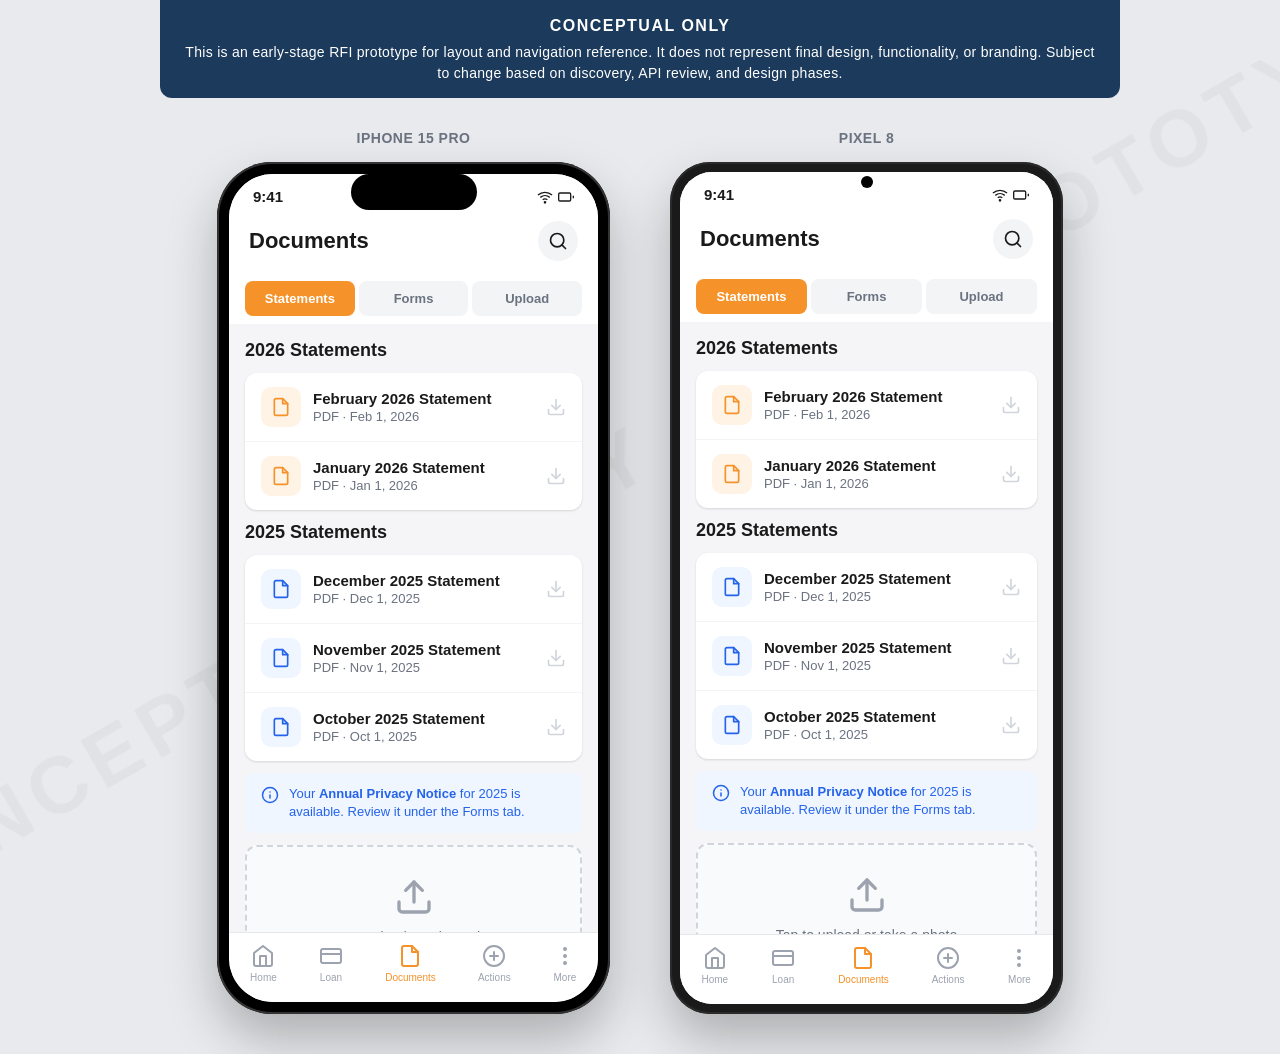
<file: documents.html>
<!DOCTYPE html>
<html lang="en">
<head>
    <meta charset="UTF-8">
    <meta name="viewport" content="width=device-width, initial-scale=1.0">
    <title>Documents — Celink Borrower App</title>
    <link rel="stylesheet" href="css/prototype.css">
</head>
<body>
<div class="disclaimer-banner">
    <strong>Conceptual Only</strong>
    This is an early-stage RFI prototype for layout and navigation reference. It does not represent final design, functionality, or branding. Subject to change based on discovery, API review, and design phases.
</div>
<div class="device-showcase">

    <!-- ========== iPHONE 15 PRO ========== -->
    <div class="device-wrapper">
        <div class="device-label">iPhone 15 Pro</div>
        <div class="iphone-frame">
            <div class="dynamic-island"></div>
            <div class="device-screen">

                <!-- Status Bar -->
                <div class="status-bar">
                    <span class="time">9:41</span>
                    <div class="icons">
                        <svg viewBox="0 0 24 24" fill="none" stroke="currentColor" stroke-width="2"><path d="M5 12.55a11 11 0 0 1 14.08 0"/><path d="M1.42 9a16 16 0 0 1 21.16 0"/><path d="M8.53 16.11a6 6 0 0 1 6.95 0"/><circle cx="12" cy="20" r="1"/></svg>
                        <svg viewBox="0 0 24 24" fill="none" stroke="currentColor" stroke-width="2"><rect x="1" y="6" width="18" height="12" rx="2"/><line x1="23" y1="10" x2="23" y2="14"/></svg>
                    </div>
                </div>

                <!-- App Content -->
                <div class="app-content">

                    <!-- App Header -->
                    <div class="app-header">
                        <h1>Documents</h1>
                        <div class="header-icon">
                            <svg viewBox="0 0 24 24" fill="none" stroke="currentColor" stroke-width="2" stroke-linecap="round" stroke-linejoin="round"><circle cx="11" cy="11" r="8"/><line x1="21" y1="21" x2="16.65" y2="16.65"/></svg>
                        </div>
                    </div>

                    <!-- Tabs -->
                    <div class="tabs">
                        <a class="tab active" href="#">Statements</a>
                        <a class="tab" href="#">Forms</a>
                        <a class="tab" href="#">Upload</a>
                    </div>

                    <!-- 2026 Statements -->
                    <div class="section-title">2026 Statements</div>
                    <div class="list-group">
                        <a class="list-item" href="#">
                            <div class="list-icon icon-orange">
                                <svg viewBox="0 0 24 24" fill="none" stroke="currentColor" stroke-width="2" stroke-linecap="round" stroke-linejoin="round"><path d="M14 2H6a2 2 0 0 0-2 2v16a2 2 0 0 0 2 2h12a2 2 0 0 0 2-2V8z"/><polyline points="14 2 14 8 20 8"/></svg>
                            </div>
                            <div class="list-text">
                                <div class="list-title">February 2026 Statement</div>
                                <div class="list-sub">PDF &middot; Feb 1, 2026</div>
                            </div>
                            <svg class="list-chevron" viewBox="0 0 24 24" fill="none" stroke="currentColor" stroke-width="2" stroke-linecap="round" stroke-linejoin="round"><path d="M21 15v4a2 2 0 0 1-2 2H5a2 2 0 0 1-2-2v-4"/><polyline points="7 10 12 15 17 10"/><line x1="12" y1="15" x2="12" y2="3"/></svg>
                        </a>
                        <a class="list-item" href="#">
                            <div class="list-icon icon-orange">
                                <svg viewBox="0 0 24 24" fill="none" stroke="currentColor" stroke-width="2" stroke-linecap="round" stroke-linejoin="round"><path d="M14 2H6a2 2 0 0 0-2 2v16a2 2 0 0 0 2 2h12a2 2 0 0 0 2-2V8z"/><polyline points="14 2 14 8 20 8"/></svg>
                            </div>
                            <div class="list-text">
                                <div class="list-title">January 2026 Statement</div>
                                <div class="list-sub">PDF &middot; Jan 1, 2026</div>
                            </div>
                            <svg class="list-chevron" viewBox="0 0 24 24" fill="none" stroke="currentColor" stroke-width="2" stroke-linecap="round" stroke-linejoin="round"><path d="M21 15v4a2 2 0 0 1-2 2H5a2 2 0 0 1-2-2v-4"/><polyline points="7 10 12 15 17 10"/><line x1="12" y1="15" x2="12" y2="3"/></svg>
                        </a>
                    </div>

                    <!-- 2025 Statements -->
                    <div class="section-title" style="margin-top:8px;">2025 Statements</div>
                    <div class="list-group">
                        <a class="list-item" href="#">
                            <div class="list-icon icon-blue">
                                <svg viewBox="0 0 24 24" fill="none" stroke="currentColor" stroke-width="2" stroke-linecap="round" stroke-linejoin="round"><path d="M14 2H6a2 2 0 0 0-2 2v16a2 2 0 0 0 2 2h12a2 2 0 0 0 2-2V8z"/><polyline points="14 2 14 8 20 8"/></svg>
                            </div>
                            <div class="list-text">
                                <div class="list-title">December 2025 Statement</div>
                                <div class="list-sub">PDF &middot; Dec 1, 2025</div>
                            </div>
                            <svg class="list-chevron" viewBox="0 0 24 24" fill="none" stroke="currentColor" stroke-width="2" stroke-linecap="round" stroke-linejoin="round"><path d="M21 15v4a2 2 0 0 1-2 2H5a2 2 0 0 1-2-2v-4"/><polyline points="7 10 12 15 17 10"/><line x1="12" y1="15" x2="12" y2="3"/></svg>
                        </a>
                        <a class="list-item" href="#">
                            <div class="list-icon icon-blue">
                                <svg viewBox="0 0 24 24" fill="none" stroke="currentColor" stroke-width="2" stroke-linecap="round" stroke-linejoin="round"><path d="M14 2H6a2 2 0 0 0-2 2v16a2 2 0 0 0 2 2h12a2 2 0 0 0 2-2V8z"/><polyline points="14 2 14 8 20 8"/></svg>
                            </div>
                            <div class="list-text">
                                <div class="list-title">November 2025 Statement</div>
                                <div class="list-sub">PDF &middot; Nov 1, 2025</div>
                            </div>
                            <svg class="list-chevron" viewBox="0 0 24 24" fill="none" stroke="currentColor" stroke-width="2" stroke-linecap="round" stroke-linejoin="round"><path d="M21 15v4a2 2 0 0 1-2 2H5a2 2 0 0 1-2-2v-4"/><polyline points="7 10 12 15 17 10"/><line x1="12" y1="15" x2="12" y2="3"/></svg>
                        </a>
                        <a class="list-item" href="#">
                            <div class="list-icon icon-blue">
                                <svg viewBox="0 0 24 24" fill="none" stroke="currentColor" stroke-width="2" stroke-linecap="round" stroke-linejoin="round"><path d="M14 2H6a2 2 0 0 0-2 2v16a2 2 0 0 0 2 2h12a2 2 0 0 0 2-2V8z"/><polyline points="14 2 14 8 20 8"/></svg>
                            </div>
                            <div class="list-text">
                                <div class="list-title">October 2025 Statement</div>
                                <div class="list-sub">PDF &middot; Oct 1, 2025</div>
                            </div>
                            <svg class="list-chevron" viewBox="0 0 24 24" fill="none" stroke="currentColor" stroke-width="2" stroke-linecap="round" stroke-linejoin="round"><path d="M21 15v4a2 2 0 0 1-2 2H5a2 2 0 0 1-2-2v-4"/><polyline points="7 10 12 15 17 10"/><line x1="12" y1="15" x2="12" y2="3"/></svg>
                        </a>
                    </div>

                    <!-- Annual Privacy Notice -->
                    <div class="info-banner banner-info">
                        <svg viewBox="0 0 24 24" fill="none" stroke="currentColor" stroke-width="2" stroke-linecap="round" stroke-linejoin="round"><circle cx="12" cy="12" r="10"/><line x1="12" y1="16" x2="12" y2="12"/><line x1="12" y1="8" x2="12.01" y2="8"/></svg>
                        <span>Your <strong>Annual Privacy Notice</strong> for 2025 is available. Review it under the Forms tab.</span>
                    </div>

                    <!-- Upload Area -->
                    <div class="upload-area">
                        <svg viewBox="0 0 24 24" fill="none" stroke="currentColor" stroke-width="2" stroke-linecap="round" stroke-linejoin="round"><path d="M21 15v4a2 2 0 0 1-2 2H5a2 2 0 0 1-2-2v-4"/><polyline points="17 8 12 3 7 8"/><line x1="12" y1="3" x2="12" y2="15"/></svg>
                        <div class="upload-text">Tap to upload or take a photo</div>
                        <div style="font-size:12px; color:var(--celink-gray-400); margin-bottom:12px;">Accepted: PDF, JPG, PNG (max 10MB)</div>
                        <button class="btn btn-primary btn-sm" style="width:auto; display:inline-flex;">Upload Document</button>
                    </div>

                    <div style="height:16px;"></div>

                </div>

                <!-- Bottom Nav -->
                <div class="bottom-nav">
                    <a href="dashboard.html">
                        <svg viewBox="0 0 24 24" fill="none" stroke="currentColor" stroke-width="2" stroke-linecap="round" stroke-linejoin="round"><path d="M3 9l9-7 9 7v11a2 2 0 0 1-2 2H5a2 2 0 0 1-2-2z"/><polyline points="9 22 9 12 15 12 15 22"/></svg>
                        Home
                    </a>
                    <a href="loan.html">
                        <svg viewBox="0 0 24 24" fill="none" stroke="currentColor" stroke-width="2" stroke-linecap="round" stroke-linejoin="round"><rect x="2" y="5" width="20" height="14" rx="2"/><line x1="2" y1="10" x2="22" y2="10"/></svg>
                        Loan
                    </a>
                    <a href="documents.html" class="active">
                        <svg viewBox="0 0 24 24" fill="none" stroke="currentColor" stroke-width="2" stroke-linecap="round" stroke-linejoin="round"><path d="M14 2H6a2 2 0 0 0-2 2v16a2 2 0 0 0 2 2h12a2 2 0 0 0 2-2V8z"/><polyline points="14 2 14 8 20 8"/></svg>
                        Documents
                    </a>
                    <a href="actions.html">
                        <svg viewBox="0 0 24 24" fill="none" stroke="currentColor" stroke-width="2" stroke-linecap="round" stroke-linejoin="round"><circle cx="12" cy="12" r="10"/><line x1="12" y1="8" x2="12" y2="16"/><line x1="8" y1="12" x2="16" y2="12"/></svg>
                        Actions
                    </a>
                    <a href="profile.html">
                        <svg viewBox="0 0 24 24" fill="none" stroke="currentColor" stroke-width="2" stroke-linecap="round" stroke-linejoin="round"><circle cx="12" cy="12" r="1"/><circle cx="12" cy="5" r="1"/><circle cx="12" cy="19" r="1"/></svg>
                        More
                    </a>
                </div>

            </div>
        </div>
    </div>

    <!-- ========== PIXEL 8 ========== -->
    <div class="device-wrapper">
        <div class="device-label">Pixel 8</div>
        <div class="android-frame">
            <div class="punch-hole"></div>
            <div class="device-screen">

                <!-- Status Bar -->
                <div class="status-bar">
                    <span class="time">9:41</span>
                    <div class="icons">
                        <svg viewBox="0 0 24 24" fill="none" stroke="currentColor" stroke-width="2"><path d="M5 12.55a11 11 0 0 1 14.08 0"/><path d="M1.42 9a16 16 0 0 1 21.16 0"/><path d="M8.53 16.11a6 6 0 0 1 6.95 0"/><circle cx="12" cy="20" r="1"/></svg>
                        <svg viewBox="0 0 24 24" fill="none" stroke="currentColor" stroke-width="2"><rect x="1" y="6" width="18" height="12" rx="2"/><line x1="23" y1="10" x2="23" y2="14"/></svg>
                    </div>
                </div>

                <!-- App Content -->
                <div class="app-content">

                    <!-- App Header -->
                    <div class="app-header">
                        <h1>Documents</h1>
                        <div class="header-icon">
                            <svg viewBox="0 0 24 24" fill="none" stroke="currentColor" stroke-width="2" stroke-linecap="round" stroke-linejoin="round"><circle cx="11" cy="11" r="8"/><line x1="21" y1="21" x2="16.65" y2="16.65"/></svg>
                        </div>
                    </div>

                    <!-- Tabs -->
                    <div class="tabs">
                        <a class="tab active" href="#">Statements</a>
                        <a class="tab" href="#">Forms</a>
                        <a class="tab" href="#">Upload</a>
                    </div>

                    <!-- 2026 Statements -->
                    <div class="section-title">2026 Statements</div>
                    <div class="list-group">
                        <a class="list-item" href="#">
                            <div class="list-icon icon-orange">
                                <svg viewBox="0 0 24 24" fill="none" stroke="currentColor" stroke-width="2" stroke-linecap="round" stroke-linejoin="round"><path d="M14 2H6a2 2 0 0 0-2 2v16a2 2 0 0 0 2 2h12a2 2 0 0 0 2-2V8z"/><polyline points="14 2 14 8 20 8"/></svg>
                            </div>
                            <div class="list-text">
                                <div class="list-title">February 2026 Statement</div>
                                <div class="list-sub">PDF &middot; Feb 1, 2026</div>
                            </div>
                            <svg class="list-chevron" viewBox="0 0 24 24" fill="none" stroke="currentColor" stroke-width="2" stroke-linecap="round" stroke-linejoin="round"><path d="M21 15v4a2 2 0 0 1-2 2H5a2 2 0 0 1-2-2v-4"/><polyline points="7 10 12 15 17 10"/><line x1="12" y1="15" x2="12" y2="3"/></svg>
                        </a>
                        <a class="list-item" href="#">
                            <div class="list-icon icon-orange">
                                <svg viewBox="0 0 24 24" fill="none" stroke="currentColor" stroke-width="2" stroke-linecap="round" stroke-linejoin="round"><path d="M14 2H6a2 2 0 0 0-2 2v16a2 2 0 0 0 2 2h12a2 2 0 0 0 2-2V8z"/><polyline points="14 2 14 8 20 8"/></svg>
                            </div>
                            <div class="list-text">
                                <div class="list-title">January 2026 Statement</div>
                                <div class="list-sub">PDF &middot; Jan 1, 2026</div>
                            </div>
                            <svg class="list-chevron" viewBox="0 0 24 24" fill="none" stroke="currentColor" stroke-width="2" stroke-linecap="round" stroke-linejoin="round"><path d="M21 15v4a2 2 0 0 1-2 2H5a2 2 0 0 1-2-2v-4"/><polyline points="7 10 12 15 17 10"/><line x1="12" y1="15" x2="12" y2="3"/></svg>
                        </a>
                    </div>

                    <!-- 2025 Statements -->
                    <div class="section-title" style="margin-top:8px;">2025 Statements</div>
                    <div class="list-group">
                        <a class="list-item" href="#">
                            <div class="list-icon icon-blue">
                                <svg viewBox="0 0 24 24" fill="none" stroke="currentColor" stroke-width="2" stroke-linecap="round" stroke-linejoin="round"><path d="M14 2H6a2 2 0 0 0-2 2v16a2 2 0 0 0 2 2h12a2 2 0 0 0 2-2V8z"/><polyline points="14 2 14 8 20 8"/></svg>
                            </div>
                            <div class="list-text">
                                <div class="list-title">December 2025 Statement</div>
                                <div class="list-sub">PDF &middot; Dec 1, 2025</div>
                            </div>
                            <svg class="list-chevron" viewBox="0 0 24 24" fill="none" stroke="currentColor" stroke-width="2" stroke-linecap="round" stroke-linejoin="round"><path d="M21 15v4a2 2 0 0 1-2 2H5a2 2 0 0 1-2-2v-4"/><polyline points="7 10 12 15 17 10"/><line x1="12" y1="15" x2="12" y2="3"/></svg>
                        </a>
                        <a class="list-item" href="#">
                            <div class="list-icon icon-blue">
                                <svg viewBox="0 0 24 24" fill="none" stroke="currentColor" stroke-width="2" stroke-linecap="round" stroke-linejoin="round"><path d="M14 2H6a2 2 0 0 0-2 2v16a2 2 0 0 0 2 2h12a2 2 0 0 0 2-2V8z"/><polyline points="14 2 14 8 20 8"/></svg>
                            </div>
                            <div class="list-text">
                                <div class="list-title">November 2025 Statement</div>
                                <div class="list-sub">PDF &middot; Nov 1, 2025</div>
                            </div>
                            <svg class="list-chevron" viewBox="0 0 24 24" fill="none" stroke="currentColor" stroke-width="2" stroke-linecap="round" stroke-linejoin="round"><path d="M21 15v4a2 2 0 0 1-2 2H5a2 2 0 0 1-2-2v-4"/><polyline points="7 10 12 15 17 10"/><line x1="12" y1="15" x2="12" y2="3"/></svg>
                        </a>
                        <a class="list-item" href="#">
                            <div class="list-icon icon-blue">
                                <svg viewBox="0 0 24 24" fill="none" stroke="currentColor" stroke-width="2" stroke-linecap="round" stroke-linejoin="round"><path d="M14 2H6a2 2 0 0 0-2 2v16a2 2 0 0 0 2 2h12a2 2 0 0 0 2-2V8z"/><polyline points="14 2 14 8 20 8"/></svg>
                            </div>
                            <div class="list-text">
                                <div class="list-title">October 2025 Statement</div>
                                <div class="list-sub">PDF &middot; Oct 1, 2025</div>
                            </div>
                            <svg class="list-chevron" viewBox="0 0 24 24" fill="none" stroke="currentColor" stroke-width="2" stroke-linecap="round" stroke-linejoin="round"><path d="M21 15v4a2 2 0 0 1-2 2H5a2 2 0 0 1-2-2v-4"/><polyline points="7 10 12 15 17 10"/><line x1="12" y1="15" x2="12" y2="3"/></svg>
                        </a>
                    </div>

                    <!-- Annual Privacy Notice -->
                    <div class="info-banner banner-info">
                        <svg viewBox="0 0 24 24" fill="none" stroke="currentColor" stroke-width="2" stroke-linecap="round" stroke-linejoin="round"><circle cx="12" cy="12" r="10"/><line x1="12" y1="16" x2="12" y2="12"/><line x1="12" y1="8" x2="12.01" y2="8"/></svg>
                        <span>Your <strong>Annual Privacy Notice</strong> for 2025 is available. Review it under the Forms tab.</span>
                    </div>

                    <!-- Upload Area -->
                    <div class="upload-area">
                        <svg viewBox="0 0 24 24" fill="none" stroke="currentColor" stroke-width="2" stroke-linecap="round" stroke-linejoin="round"><path d="M21 15v4a2 2 0 0 1-2 2H5a2 2 0 0 1-2-2v-4"/><polyline points="17 8 12 3 7 8"/><line x1="12" y1="3" x2="12" y2="15"/></svg>
                        <div class="upload-text">Tap to upload or take a photo</div>
                        <div style="font-size:12px; color:var(--celink-gray-400); margin-bottom:12px;">Accepted: PDF, JPG, PNG (max 10MB)</div>
                        <button class="btn btn-primary btn-sm" style="width:auto; display:inline-flex;">Upload Document</button>
                    </div>

                    <div style="height:16px;"></div>

                </div>

                <!-- Bottom Nav -->
                <div class="bottom-nav">
                    <a href="dashboard.html">
                        <svg viewBox="0 0 24 24" fill="none" stroke="currentColor" stroke-width="2" stroke-linecap="round" stroke-linejoin="round"><path d="M3 9l9-7 9 7v11a2 2 0 0 1-2 2H5a2 2 0 0 1-2-2z"/><polyline points="9 22 9 12 15 12 15 22"/></svg>
                        Home
                    </a>
                    <a href="loan.html">
                        <svg viewBox="0 0 24 24" fill="none" stroke="currentColor" stroke-width="2" stroke-linecap="round" stroke-linejoin="round"><rect x="2" y="5" width="20" height="14" rx="2"/><line x1="2" y1="10" x2="22" y2="10"/></svg>
                        Loan
                    </a>
                    <a href="documents.html" class="active">
                        <svg viewBox="0 0 24 24" fill="none" stroke="currentColor" stroke-width="2" stroke-linecap="round" stroke-linejoin="round"><path d="M14 2H6a2 2 0 0 0-2 2v16a2 2 0 0 0 2 2h12a2 2 0 0 0 2-2V8z"/><polyline points="14 2 14 8 20 8"/></svg>
                        Documents
                    </a>
                    <a href="actions.html">
                        <svg viewBox="0 0 24 24" fill="none" stroke="currentColor" stroke-width="2" stroke-linecap="round" stroke-linejoin="round"><circle cx="12" cy="12" r="10"/><line x1="12" y1="8" x2="12" y2="16"/><line x1="8" y1="12" x2="16" y2="12"/></svg>
                        Actions
                    </a>
                    <a href="profile.html">
                        <svg viewBox="0 0 24 24" fill="none" stroke="currentColor" stroke-width="2" stroke-linecap="round" stroke-linejoin="round"><circle cx="12" cy="12" r="1"/><circle cx="12" cy="5" r="1"/><circle cx="12" cy="19" r="1"/></svg>
                        More
                    </a>
                </div>

            </div>
        </div>
    </div>

</div>

</body>
</html>
</file>
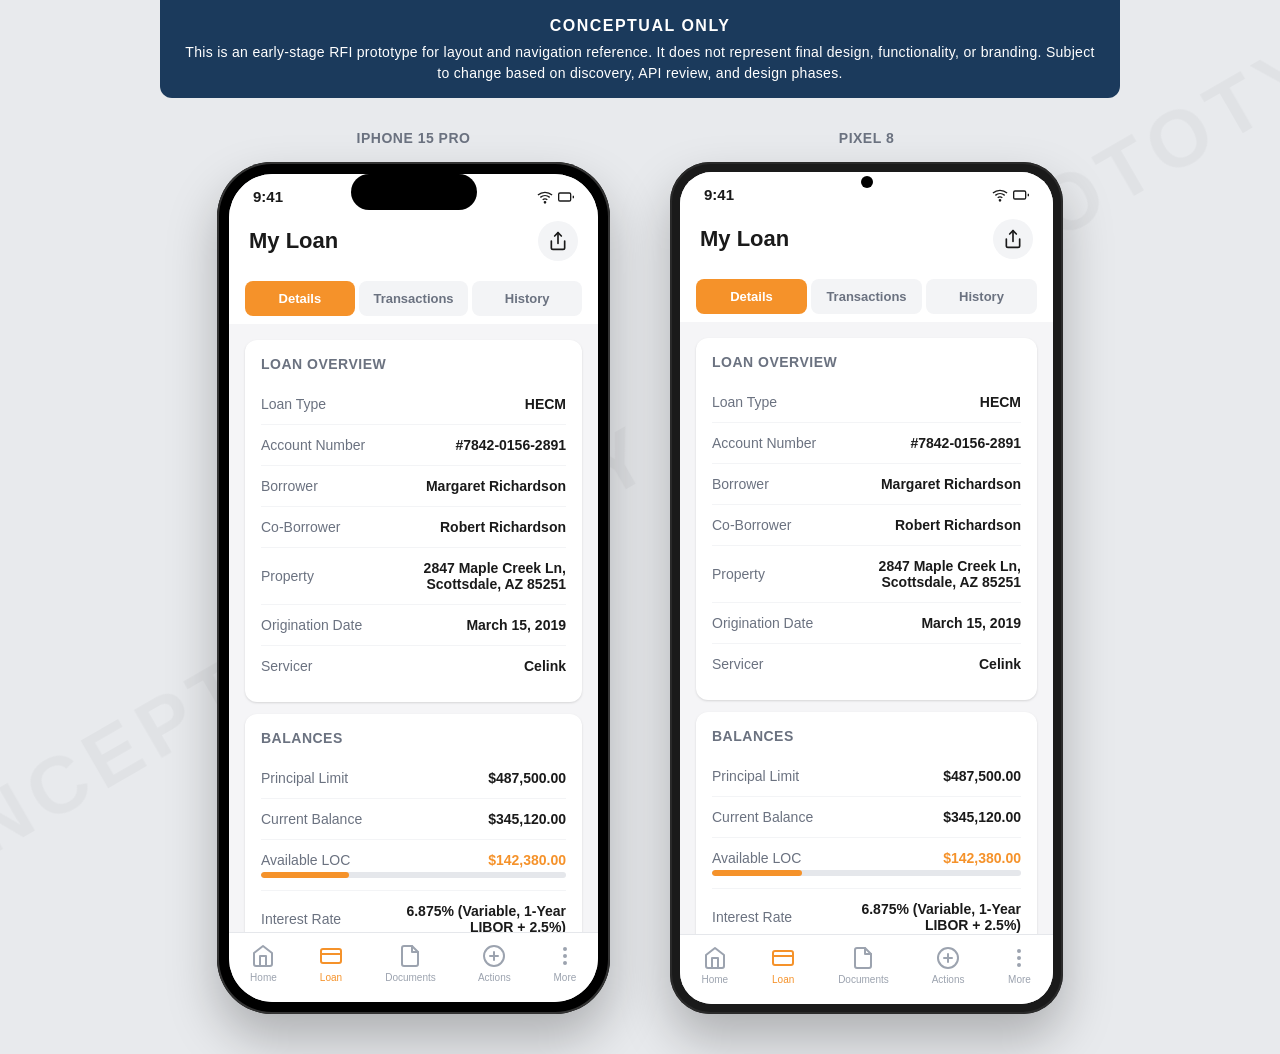
<file: loan.html>
<!DOCTYPE html>
<html lang="en">
<head>
    <meta charset="UTF-8">
    <meta name="viewport" content="width=device-width, initial-scale=1.0">
    <title>My Loan — Celink Borrower App</title>
    <link rel="stylesheet" href="css/prototype.css">
</head>
<body>
<div class="disclaimer-banner">
    <strong>Conceptual Only</strong>
    This is an early-stage RFI prototype for layout and navigation reference. It does not represent final design, functionality, or branding. Subject to change based on discovery, API review, and design phases.
</div>
<div class="device-showcase">

    <!-- ========== iPHONE 15 PRO ========== -->
    <div class="device-wrapper">
        <div class="device-label">iPhone 15 Pro</div>
        <div class="iphone-frame">
            <div class="dynamic-island"></div>
            <div class="device-screen">

                <!-- Status Bar -->
                <div class="status-bar">
                    <span class="time">9:41</span>
                    <div class="icons">
                        <svg viewBox="0 0 24 24" fill="none" stroke="currentColor" stroke-width="2"><path d="M5 12.55a11 11 0 0 1 14.08 0"/><path d="M1.42 9a16 16 0 0 1 21.16 0"/><path d="M8.53 16.11a6 6 0 0 1 6.95 0"/><circle cx="12" cy="20" r="1"/></svg>
                        <svg viewBox="0 0 24 24" fill="none" stroke="currentColor" stroke-width="2"><rect x="1" y="6" width="18" height="12" rx="2"/><line x1="23" y1="10" x2="23" y2="14"/></svg>
                    </div>
                </div>

                <!-- App Content -->
                <div class="app-content">

                    <!-- App Header -->
                    <div class="app-header">
                        <h1>My Loan</h1>
                        <div class="header-icon">
                            <svg viewBox="0 0 24 24" fill="none" stroke="currentColor" stroke-width="2" stroke-linecap="round" stroke-linejoin="round"><path d="M4 12v8a2 2 0 0 0 2 2h12a2 2 0 0 0 2-2v-8"/><polyline points="16 6 12 2 8 6"/><line x1="12" y1="2" x2="12" y2="15"/></svg>
                        </div>
                    </div>

                    <!-- Tabs -->
                    <div class="tabs">
                        <a class="tab active" href="#">Details</a>
                        <a class="tab" href="#">Transactions</a>
                        <a class="tab" href="#">History</a>
                    </div>

                    <!-- Loan Overview Card -->
                    <div class="card">
                        <div class="card-header">
                            <span class="card-title">Loan Overview</span>
                        </div>
                        <div class="detail-row">
                            <span class="detail-label">Loan Type</span>
                            <span class="detail-value">HECM</span>
                        </div>
                        <div class="detail-row">
                            <span class="detail-label">Account Number</span>
                            <span class="detail-value">#7842-0156-2891</span>
                        </div>
                        <div class="detail-row">
                            <span class="detail-label">Borrower</span>
                            <span class="detail-value">Margaret Richardson</span>
                        </div>
                        <div class="detail-row">
                            <span class="detail-label">Co-Borrower</span>
                            <span class="detail-value">Robert Richardson</span>
                        </div>
                        <div class="detail-row">
                            <span class="detail-label">Property</span>
                            <span class="detail-value" style="text-align:right; max-width:55%;">2847 Maple Creek Ln, Scottsdale, AZ 85251</span>
                        </div>
                        <div class="detail-row">
                            <span class="detail-label">Origination Date</span>
                            <span class="detail-value">March 15, 2019</span>
                        </div>
                        <div class="detail-row">
                            <span class="detail-label">Servicer</span>
                            <span class="detail-value">Celink</span>
                        </div>
                    </div>

                    <!-- Balances Card -->
                    <div class="card">
                        <div class="card-header">
                            <span class="card-title">Balances</span>
                        </div>
                        <div class="detail-row">
                            <span class="detail-label">Principal Limit</span>
                            <span class="detail-value">$487,500.00</span>
                        </div>
                        <div class="detail-row">
                            <span class="detail-label">Current Balance</span>
                            <span class="detail-value">$345,120.00</span>
                        </div>
                        <div class="detail-row" style="flex-wrap:wrap;">
                            <span class="detail-label">Available LOC</span>
                            <span class="detail-value" style="color: var(--celink-orange);">$142,380.00</span>
                            <div class="progress-bar" style="width:100%; margin-top:4px;">
                                <div class="progress-fill" style="width:29%;"></div>
                            </div>
                        </div>
                        <div class="detail-row">
                            <span class="detail-label">Interest Rate</span>
                            <span class="detail-value" style="text-align:right; max-width:55%;">6.875% (Variable, 1-Year LIBOR + 2.5%)</span>
                        </div>
                        <div class="detail-row">
                            <span class="detail-label">MIP Rate</span>
                            <span class="detail-value">0.50%</span>
                        </div>
                    </div>

                    <!-- Recent Transactions -->
                    <div class="section-title">Recent Transactions</div>
                    <div class="list-group">
                        <div class="list-item">
                            <div class="list-icon icon-green">
                                <svg viewBox="0 0 24 24" fill="none" stroke="currentColor" stroke-width="2" stroke-linecap="round" stroke-linejoin="round"><line x1="12" y1="5" x2="12" y2="19"/><polyline points="19 12 12 19 5 12"/></svg>
                            </div>
                            <div class="list-text">
                                <div class="list-title">LOC Disbursement</div>
                                <div class="list-sub">Feb 28, 2026</div>
                            </div>
                            <div class="list-right">
                                <div class="list-amount amount-positive">+$15,000.00</div>
                            </div>
                        </div>
                        <div class="list-item">
                            <div class="list-icon icon-orange">
                                <svg viewBox="0 0 24 24" fill="none" stroke="currentColor" stroke-width="2" stroke-linecap="round" stroke-linejoin="round"><line x1="12" y1="1" x2="12" y2="23"/><path d="M17 5H9.5a3.5 3.5 0 0 0 0 7h5a3.5 3.5 0 0 1 0 7H6"/></svg>
                            </div>
                            <div class="list-text">
                                <div class="list-title">Interest Charge</div>
                                <div class="list-sub">Feb 15, 2026</div>
                            </div>
                            <div class="list-right">
                                <div class="list-amount amount-negative">-$1,847.23</div>
                            </div>
                        </div>
                        <div class="list-item">
                            <div class="list-icon icon-orange">
                                <svg viewBox="0 0 24 24" fill="none" stroke="currentColor" stroke-width="2" stroke-linecap="round" stroke-linejoin="round"><path d="M12 22s8-4 8-10V5l-8-3-8 3v7c0 6 8 10 8 10z"/></svg>
                            </div>
                            <div class="list-text">
                                <div class="list-title">MIP Premium</div>
                                <div class="list-sub">Feb 1, 2026</div>
                            </div>
                            <div class="list-right">
                                <div class="list-amount amount-negative">-$124.50</div>
                            </div>
                        </div>
                        <div class="list-item">
                            <div class="list-icon icon-green">
                                <svg viewBox="0 0 24 24" fill="none" stroke="currentColor" stroke-width="2" stroke-linecap="round" stroke-linejoin="round"><line x1="12" y1="5" x2="12" y2="19"/><polyline points="19 12 12 19 5 12"/></svg>
                            </div>
                            <div class="list-text">
                                <div class="list-title">LOC Disbursement</div>
                                <div class="list-sub">Jan 15, 2026</div>
                            </div>
                            <div class="list-right">
                                <div class="list-amount amount-positive">+$8,500.00</div>
                            </div>
                        </div>
                        <div class="list-item">
                            <div class="list-icon icon-orange">
                                <svg viewBox="0 0 24 24" fill="none" stroke="currentColor" stroke-width="2" stroke-linecap="round" stroke-linejoin="round"><line x1="12" y1="1" x2="12" y2="23"/><path d="M17 5H9.5a3.5 3.5 0 0 0 0 7h5a3.5 3.5 0 0 1 0 7H6"/></svg>
                            </div>
                            <div class="list-text">
                                <div class="list-title">Interest Charge</div>
                                <div class="list-sub">Jan 1, 2026</div>
                            </div>
                            <div class="list-right">
                                <div class="list-amount amount-negative">-$1,823.45</div>
                            </div>
                        </div>
                    </div>

                    <div style="height:16px;"></div>

                </div>

                <!-- Bottom Nav -->
                <div class="bottom-nav">
                    <a href="dashboard.html">
                        <svg viewBox="0 0 24 24" fill="none" stroke="currentColor" stroke-width="2" stroke-linecap="round" stroke-linejoin="round"><path d="M3 9l9-7 9 7v11a2 2 0 0 1-2 2H5a2 2 0 0 1-2-2z"/><polyline points="9 22 9 12 15 12 15 22"/></svg>
                        Home
                    </a>
                    <a href="loan.html" class="active">
                        <svg viewBox="0 0 24 24" fill="none" stroke="currentColor" stroke-width="2" stroke-linecap="round" stroke-linejoin="round"><rect x="2" y="5" width="20" height="14" rx="2"/><line x1="2" y1="10" x2="22" y2="10"/></svg>
                        Loan
                    </a>
                    <a href="documents.html">
                        <svg viewBox="0 0 24 24" fill="none" stroke="currentColor" stroke-width="2" stroke-linecap="round" stroke-linejoin="round"><path d="M14 2H6a2 2 0 0 0-2 2v16a2 2 0 0 0 2 2h12a2 2 0 0 0 2-2V8z"/><polyline points="14 2 14 8 20 8"/></svg>
                        Documents
                    </a>
                    <a href="actions.html">
                        <svg viewBox="0 0 24 24" fill="none" stroke="currentColor" stroke-width="2" stroke-linecap="round" stroke-linejoin="round"><circle cx="12" cy="12" r="10"/><line x1="12" y1="8" x2="12" y2="16"/><line x1="8" y1="12" x2="16" y2="12"/></svg>
                        Actions
                    </a>
                    <a href="profile.html">
                        <svg viewBox="0 0 24 24" fill="none" stroke="currentColor" stroke-width="2" stroke-linecap="round" stroke-linejoin="round"><circle cx="12" cy="12" r="1"/><circle cx="12" cy="5" r="1"/><circle cx="12" cy="19" r="1"/></svg>
                        More
                    </a>
                </div>

            </div>
        </div>
    </div>

    <!-- ========== PIXEL 8 ========== -->
    <div class="device-wrapper">
        <div class="device-label">Pixel 8</div>
        <div class="android-frame">
            <div class="punch-hole"></div>
            <div class="device-screen">

                <!-- Status Bar -->
                <div class="status-bar">
                    <span class="time">9:41</span>
                    <div class="icons">
                        <svg viewBox="0 0 24 24" fill="none" stroke="currentColor" stroke-width="2"><path d="M5 12.55a11 11 0 0 1 14.08 0"/><path d="M1.42 9a16 16 0 0 1 21.16 0"/><path d="M8.53 16.11a6 6 0 0 1 6.95 0"/><circle cx="12" cy="20" r="1"/></svg>
                        <svg viewBox="0 0 24 24" fill="none" stroke="currentColor" stroke-width="2"><rect x="1" y="6" width="18" height="12" rx="2"/><line x1="23" y1="10" x2="23" y2="14"/></svg>
                    </div>
                </div>

                <!-- App Content -->
                <div class="app-content">

                    <!-- App Header -->
                    <div class="app-header">
                        <h1>My Loan</h1>
                        <div class="header-icon">
                            <svg viewBox="0 0 24 24" fill="none" stroke="currentColor" stroke-width="2" stroke-linecap="round" stroke-linejoin="round"><path d="M4 12v8a2 2 0 0 0 2 2h12a2 2 0 0 0 2-2v-8"/><polyline points="16 6 12 2 8 6"/><line x1="12" y1="2" x2="12" y2="15"/></svg>
                        </div>
                    </div>

                    <!-- Tabs -->
                    <div class="tabs">
                        <a class="tab active" href="#">Details</a>
                        <a class="tab" href="#">Transactions</a>
                        <a class="tab" href="#">History</a>
                    </div>

                    <!-- Loan Overview Card -->
                    <div class="card">
                        <div class="card-header">
                            <span class="card-title">Loan Overview</span>
                        </div>
                        <div class="detail-row">
                            <span class="detail-label">Loan Type</span>
                            <span class="detail-value">HECM</span>
                        </div>
                        <div class="detail-row">
                            <span class="detail-label">Account Number</span>
                            <span class="detail-value">#7842-0156-2891</span>
                        </div>
                        <div class="detail-row">
                            <span class="detail-label">Borrower</span>
                            <span class="detail-value">Margaret Richardson</span>
                        </div>
                        <div class="detail-row">
                            <span class="detail-label">Co-Borrower</span>
                            <span class="detail-value">Robert Richardson</span>
                        </div>
                        <div class="detail-row">
                            <span class="detail-label">Property</span>
                            <span class="detail-value" style="text-align:right; max-width:55%;">2847 Maple Creek Ln, Scottsdale, AZ 85251</span>
                        </div>
                        <div class="detail-row">
                            <span class="detail-label">Origination Date</span>
                            <span class="detail-value">March 15, 2019</span>
                        </div>
                        <div class="detail-row">
                            <span class="detail-label">Servicer</span>
                            <span class="detail-value">Celink</span>
                        </div>
                    </div>

                    <!-- Balances Card -->
                    <div class="card">
                        <div class="card-header">
                            <span class="card-title">Balances</span>
                        </div>
                        <div class="detail-row">
                            <span class="detail-label">Principal Limit</span>
                            <span class="detail-value">$487,500.00</span>
                        </div>
                        <div class="detail-row">
                            <span class="detail-label">Current Balance</span>
                            <span class="detail-value">$345,120.00</span>
                        </div>
                        <div class="detail-row" style="flex-wrap:wrap;">
                            <span class="detail-label">Available LOC</span>
                            <span class="detail-value" style="color: var(--celink-orange);">$142,380.00</span>
                            <div class="progress-bar" style="width:100%; margin-top:4px;">
                                <div class="progress-fill" style="width:29%;"></div>
                            </div>
                        </div>
                        <div class="detail-row">
                            <span class="detail-label">Interest Rate</span>
                            <span class="detail-value" style="text-align:right; max-width:55%;">6.875% (Variable, 1-Year LIBOR + 2.5%)</span>
                        </div>
                        <div class="detail-row">
                            <span class="detail-label">MIP Rate</span>
                            <span class="detail-value">0.50%</span>
                        </div>
                    </div>

                    <!-- Recent Transactions -->
                    <div class="section-title">Recent Transactions</div>
                    <div class="list-group">
                        <div class="list-item">
                            <div class="list-icon icon-green">
                                <svg viewBox="0 0 24 24" fill="none" stroke="currentColor" stroke-width="2" stroke-linecap="round" stroke-linejoin="round"><line x1="12" y1="5" x2="12" y2="19"/><polyline points="19 12 12 19 5 12"/></svg>
                            </div>
                            <div class="list-text">
                                <div class="list-title">LOC Disbursement</div>
                                <div class="list-sub">Feb 28, 2026</div>
                            </div>
                            <div class="list-right">
                                <div class="list-amount amount-positive">+$15,000.00</div>
                            </div>
                        </div>
                        <div class="list-item">
                            <div class="list-icon icon-orange">
                                <svg viewBox="0 0 24 24" fill="none" stroke="currentColor" stroke-width="2" stroke-linecap="round" stroke-linejoin="round"><line x1="12" y1="1" x2="12" y2="23"/><path d="M17 5H9.5a3.5 3.5 0 0 0 0 7h5a3.5 3.5 0 0 1 0 7H6"/></svg>
                            </div>
                            <div class="list-text">
                                <div class="list-title">Interest Charge</div>
                                <div class="list-sub">Feb 15, 2026</div>
                            </div>
                            <div class="list-right">
                                <div class="list-amount amount-negative">-$1,847.23</div>
                            </div>
                        </div>
                        <div class="list-item">
                            <div class="list-icon icon-orange">
                                <svg viewBox="0 0 24 24" fill="none" stroke="currentColor" stroke-width="2" stroke-linecap="round" stroke-linejoin="round"><path d="M12 22s8-4 8-10V5l-8-3-8 3v7c0 6 8 10 8 10z"/></svg>
                            </div>
                            <div class="list-text">
                                <div class="list-title">MIP Premium</div>
                                <div class="list-sub">Feb 1, 2026</div>
                            </div>
                            <div class="list-right">
                                <div class="list-amount amount-negative">-$124.50</div>
                            </div>
                        </div>
                        <div class="list-item">
                            <div class="list-icon icon-green">
                                <svg viewBox="0 0 24 24" fill="none" stroke="currentColor" stroke-width="2" stroke-linecap="round" stroke-linejoin="round"><line x1="12" y1="5" x2="12" y2="19"/><polyline points="19 12 12 19 5 12"/></svg>
                            </div>
                            <div class="list-text">
                                <div class="list-title">LOC Disbursement</div>
                                <div class="list-sub">Jan 15, 2026</div>
                            </div>
                            <div class="list-right">
                                <div class="list-amount amount-positive">+$8,500.00</div>
                            </div>
                        </div>
                        <div class="list-item">
                            <div class="list-icon icon-orange">
                                <svg viewBox="0 0 24 24" fill="none" stroke="currentColor" stroke-width="2" stroke-linecap="round" stroke-linejoin="round"><line x1="12" y1="1" x2="12" y2="23"/><path d="M17 5H9.5a3.5 3.5 0 0 0 0 7h5a3.5 3.5 0 0 1 0 7H6"/></svg>
                            </div>
                            <div class="list-text">
                                <div class="list-title">Interest Charge</div>
                                <div class="list-sub">Jan 1, 2026</div>
                            </div>
                            <div class="list-right">
                                <div class="list-amount amount-negative">-$1,823.45</div>
                            </div>
                        </div>
                    </div>

                    <div style="height:16px;"></div>

                </div>

                <!-- Bottom Nav -->
                <div class="bottom-nav">
                    <a href="dashboard.html">
                        <svg viewBox="0 0 24 24" fill="none" stroke="currentColor" stroke-width="2" stroke-linecap="round" stroke-linejoin="round"><path d="M3 9l9-7 9 7v11a2 2 0 0 1-2 2H5a2 2 0 0 1-2-2z"/><polyline points="9 22 9 12 15 12 15 22"/></svg>
                        Home
                    </a>
                    <a href="loan.html" class="active">
                        <svg viewBox="0 0 24 24" fill="none" stroke="currentColor" stroke-width="2" stroke-linecap="round" stroke-linejoin="round"><rect x="2" y="5" width="20" height="14" rx="2"/><line x1="2" y1="10" x2="22" y2="10"/></svg>
                        Loan
                    </a>
                    <a href="documents.html">
                        <svg viewBox="0 0 24 24" fill="none" stroke="currentColor" stroke-width="2" stroke-linecap="round" stroke-linejoin="round"><path d="M14 2H6a2 2 0 0 0-2 2v16a2 2 0 0 0 2 2h12a2 2 0 0 0 2-2V8z"/><polyline points="14 2 14 8 20 8"/></svg>
                        Documents
                    </a>
                    <a href="actions.html">
                        <svg viewBox="0 0 24 24" fill="none" stroke="currentColor" stroke-width="2" stroke-linecap="round" stroke-linejoin="round"><circle cx="12" cy="12" r="10"/><line x1="12" y1="8" x2="12" y2="16"/><line x1="8" y1="12" x2="16" y2="12"/></svg>
                        Actions
                    </a>
                    <a href="profile.html">
                        <svg viewBox="0 0 24 24" fill="none" stroke="currentColor" stroke-width="2" stroke-linecap="round" stroke-linejoin="round"><circle cx="12" cy="12" r="1"/><circle cx="12" cy="5" r="1"/><circle cx="12" cy="19" r="1"/></svg>
                        More
                    </a>
                </div>

            </div>
        </div>
    </div>

</div>

</body>
</html>
</file>
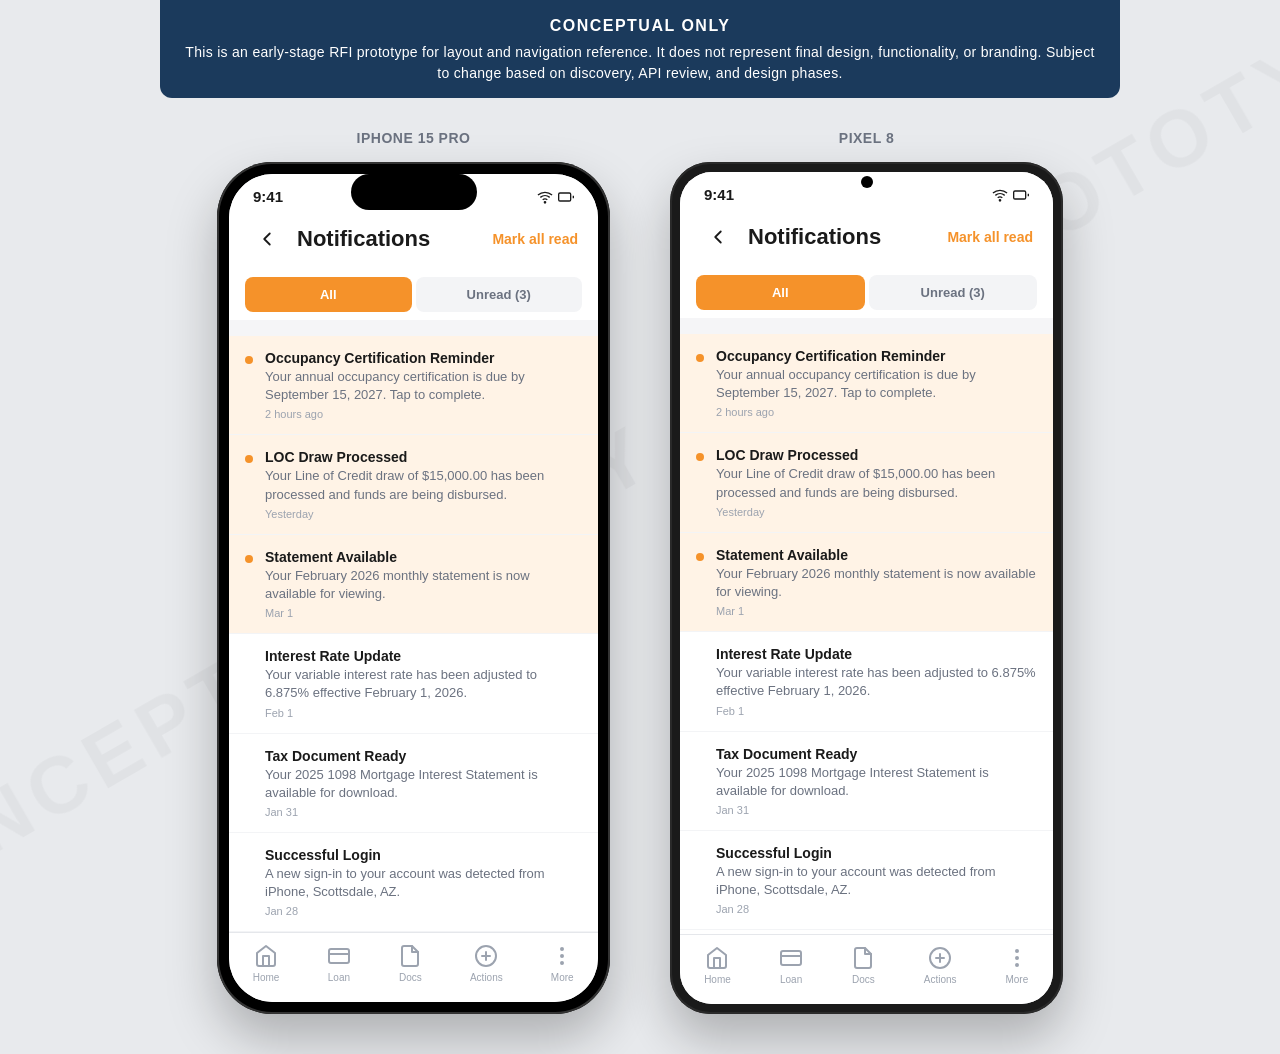
<file: notifications.html>
<!DOCTYPE html>
<html lang="en">
<head>
    <meta charset="UTF-8">
    <meta name="viewport" content="width=device-width, initial-scale=1.0">
    <title>Celink Borrower App — Notifications</title>
    <link rel="stylesheet" href="css/prototype.css">
</head>
<body>
<div class="disclaimer-banner">
    <strong>Conceptual Only</strong>
    This is an early-stage RFI prototype for layout and navigation reference. It does not represent final design, functionality, or branding. Subject to change based on discovery, API review, and design phases.
</div>
<div class="device-showcase">

    <!-- ==================== iPhone ==================== -->
    <div class="device-wrapper">
        <div class="device-label">iPhone 15 Pro</div>
        <div class="iphone-frame">
            <div class="dynamic-island"></div>
            <div class="device-screen">

                <!-- Status Bar -->
                <div class="status-bar">
                    <span class="time">9:41</span>
                    <div class="icons">
                        <svg viewBox="0 0 24 24" fill="none" stroke="currentColor" stroke-width="2"><path d="M5 12.55a11 11 0 0 1 14.08 0"/><path d="M1.42 9a16 16 0 0 1 21.16 0"/><path d="M8.53 16.11a6 6 0 0 1 6.95 0"/><circle cx="12" cy="20" r="1"/></svg>
                        <svg viewBox="0 0 24 24" fill="none" stroke="currentColor" stroke-width="2"><rect x="1" y="6" width="18" height="12" rx="2"/><line x1="23" y1="10" x2="23" y2="14"/></svg>
                    </div>
                </div>

                <!-- App Content -->
                <div class="app-content">

                    <!-- App Header with Back Arrow -->
                    <div class="app-header">
                        <div style="display: flex; align-items: center; gap: 12px;">
                            <a href="dashboard.html" style="display: flex; align-items: center; justify-content: center; width: 36px; height: 36px; text-decoration: none;">
                                <svg viewBox="0 0 24 24" fill="none" stroke="#1A1A1A" stroke-width="2" stroke-linecap="round" stroke-linejoin="round" style="width: 22px; height: 22px;"><polyline points="15 18 9 12 15 6"/></svg>
                            </a>
                            <h1>Notifications</h1>
                        </div>
                        <a href="#" style="font-size: 14px; font-weight: 600; color: #F5922A; text-decoration: none;">Mark all read</a>
                    </div>

                    <!-- Tabs -->
                    <div class="tabs">
                        <a href="#" class="tab active">All</a>
                        <a href="#" class="tab">Unread (3)</a>
                    </div>

                    <!-- Notification List -->
                    <div class="notif-item unread">
                        <div class="notif-dot"></div>
                        <div class="notif-text">
                            <div class="notif-title">Occupancy Certification Reminder</div>
                            <div class="notif-body">Your annual occupancy certification is due by September 15, 2027. Tap to complete.</div>
                            <div class="notif-time">2 hours ago</div>
                        </div>
                    </div>

                    <div class="notif-item unread">
                        <div class="notif-dot"></div>
                        <div class="notif-text">
                            <div class="notif-title">LOC Draw Processed</div>
                            <div class="notif-body">Your Line of Credit draw of $15,000.00 has been processed and funds are being disbursed.</div>
                            <div class="notif-time">Yesterday</div>
                        </div>
                    </div>

                    <div class="notif-item unread">
                        <div class="notif-dot"></div>
                        <div class="notif-text">
                            <div class="notif-title">Statement Available</div>
                            <div class="notif-body">Your February 2026 monthly statement is now available for viewing.</div>
                            <div class="notif-time">Mar 1</div>
                        </div>
                    </div>

                    <div class="notif-item">
                        <div class="notif-dot read"></div>
                        <div class="notif-text">
                            <div class="notif-title">Interest Rate Update</div>
                            <div class="notif-body">Your variable interest rate has been adjusted to 6.875% effective February 1, 2026.</div>
                            <div class="notif-time">Feb 1</div>
                        </div>
                    </div>

                    <div class="notif-item">
                        <div class="notif-dot read"></div>
                        <div class="notif-text">
                            <div class="notif-title">Tax Document Ready</div>
                            <div class="notif-body">Your 2025 1098 Mortgage Interest Statement is available for download.</div>
                            <div class="notif-time">Jan 31</div>
                        </div>
                    </div>

                    <div class="notif-item">
                        <div class="notif-dot read"></div>
                        <div class="notif-text">
                            <div class="notif-title">Successful Login</div>
                            <div class="notif-body">A new sign-in to your account was detected from iPhone, Scottsdale, AZ.</div>
                            <div class="notif-time">Jan 28</div>
                        </div>
                    </div>

                    <div class="notif-item">
                        <div class="notif-dot read"></div>
                        <div class="notif-text">
                            <div class="notif-title">Payment Confirmation</div>
                            <div class="notif-body">Your January MIP premium of $124.50 has been applied to your account.</div>
                            <div class="notif-time">Jan 15</div>
                        </div>
                    </div>

                    <div style="height: 16px;"></div>

                </div>

                <!-- Bottom Nav -->
                <div class="bottom-nav">
                    <a href="dashboard.html">
                        <svg viewBox="0 0 24 24" fill="none" stroke="currentColor" stroke-width="2" stroke-linecap="round" stroke-linejoin="round"><path d="M3 9l9-7 9 7v11a2 2 0 0 1-2 2H5a2 2 0 0 1-2-2z"/><polyline points="9 22 9 12 15 12 15 22"/></svg>
                        Home
                    </a>
                    <a href="loan.html">
                        <svg viewBox="0 0 24 24" fill="none" stroke="currentColor" stroke-width="2" stroke-linecap="round" stroke-linejoin="round"><rect x="2" y="5" width="20" height="14" rx="2"/><line x1="2" y1="10" x2="22" y2="10"/></svg>
                        Loan
                    </a>
                    <a href="documents.html">
                        <svg viewBox="0 0 24 24" fill="none" stroke="currentColor" stroke-width="2" stroke-linecap="round" stroke-linejoin="round"><path d="M14 2H6a2 2 0 0 0-2 2v16a2 2 0 0 0 2 2h12a2 2 0 0 0 2-2V8z"/><polyline points="14 2 14 8 20 8"/></svg>
                        Docs
                    </a>
                    <a href="actions.html">
                        <svg viewBox="0 0 24 24" fill="none" stroke="currentColor" stroke-width="2" stroke-linecap="round" stroke-linejoin="round"><circle cx="12" cy="12" r="10"/><line x1="12" y1="8" x2="12" y2="16"/><line x1="8" y1="12" x2="16" y2="12"/></svg>
                        Actions
                    </a>
                    <a href="profile.html">
                        <svg viewBox="0 0 24 24" fill="none" stroke="currentColor" stroke-width="2" stroke-linecap="round" stroke-linejoin="round"><circle cx="12" cy="12" r="1"/><circle cx="12" cy="5" r="1"/><circle cx="12" cy="19" r="1"/></svg>
                        More
                    </a>
                </div>

            </div>
        </div>
    </div>

    <!-- ==================== Android ==================== -->
    <div class="device-wrapper">
        <div class="device-label">Pixel 8</div>
        <div class="android-frame">
            <div class="punch-hole"></div>
            <div class="device-screen">

                <!-- Status Bar -->
                <div class="status-bar">
                    <span class="time">9:41</span>
                    <div class="icons">
                        <svg viewBox="0 0 24 24" fill="none" stroke="currentColor" stroke-width="2"><path d="M5 12.55a11 11 0 0 1 14.08 0"/><path d="M1.42 9a16 16 0 0 1 21.16 0"/><path d="M8.53 16.11a6 6 0 0 1 6.95 0"/><circle cx="12" cy="20" r="1"/></svg>
                        <svg viewBox="0 0 24 24" fill="none" stroke="currentColor" stroke-width="2"><rect x="1" y="6" width="18" height="12" rx="2"/><line x1="23" y1="10" x2="23" y2="14"/></svg>
                    </div>
                </div>

                <!-- App Content -->
                <div class="app-content">

                    <!-- App Header with Back Arrow -->
                    <div class="app-header">
                        <div style="display: flex; align-items: center; gap: 12px;">
                            <a href="dashboard.html" style="display: flex; align-items: center; justify-content: center; width: 36px; height: 36px; text-decoration: none;">
                                <svg viewBox="0 0 24 24" fill="none" stroke="#1A1A1A" stroke-width="2" stroke-linecap="round" stroke-linejoin="round" style="width: 22px; height: 22px;"><polyline points="15 18 9 12 15 6"/></svg>
                            </a>
                            <h1>Notifications</h1>
                        </div>
                        <a href="#" style="font-size: 14px; font-weight: 600; color: #F5922A; text-decoration: none;">Mark all read</a>
                    </div>

                    <!-- Tabs -->
                    <div class="tabs">
                        <a href="#" class="tab active">All</a>
                        <a href="#" class="tab">Unread (3)</a>
                    </div>

                    <!-- Notification List -->
                    <div class="notif-item unread">
                        <div class="notif-dot"></div>
                        <div class="notif-text">
                            <div class="notif-title">Occupancy Certification Reminder</div>
                            <div class="notif-body">Your annual occupancy certification is due by September 15, 2027. Tap to complete.</div>
                            <div class="notif-time">2 hours ago</div>
                        </div>
                    </div>

                    <div class="notif-item unread">
                        <div class="notif-dot"></div>
                        <div class="notif-text">
                            <div class="notif-title">LOC Draw Processed</div>
                            <div class="notif-body">Your Line of Credit draw of $15,000.00 has been processed and funds are being disbursed.</div>
                            <div class="notif-time">Yesterday</div>
                        </div>
                    </div>

                    <div class="notif-item unread">
                        <div class="notif-dot"></div>
                        <div class="notif-text">
                            <div class="notif-title">Statement Available</div>
                            <div class="notif-body">Your February 2026 monthly statement is now available for viewing.</div>
                            <div class="notif-time">Mar 1</div>
                        </div>
                    </div>

                    <div class="notif-item">
                        <div class="notif-dot read"></div>
                        <div class="notif-text">
                            <div class="notif-title">Interest Rate Update</div>
                            <div class="notif-body">Your variable interest rate has been adjusted to 6.875% effective February 1, 2026.</div>
                            <div class="notif-time">Feb 1</div>
                        </div>
                    </div>

                    <div class="notif-item">
                        <div class="notif-dot read"></div>
                        <div class="notif-text">
                            <div class="notif-title">Tax Document Ready</div>
                            <div class="notif-body">Your 2025 1098 Mortgage Interest Statement is available for download.</div>
                            <div class="notif-time">Jan 31</div>
                        </div>
                    </div>

                    <div class="notif-item">
                        <div class="notif-dot read"></div>
                        <div class="notif-text">
                            <div class="notif-title">Successful Login</div>
                            <div class="notif-body">A new sign-in to your account was detected from iPhone, Scottsdale, AZ.</div>
                            <div class="notif-time">Jan 28</div>
                        </div>
                    </div>

                    <div class="notif-item">
                        <div class="notif-dot read"></div>
                        <div class="notif-text">
                            <div class="notif-title">Payment Confirmation</div>
                            <div class="notif-body">Your January MIP premium of $124.50 has been applied to your account.</div>
                            <div class="notif-time">Jan 15</div>
                        </div>
                    </div>

                    <div style="height: 16px;"></div>

                </div>

                <!-- Bottom Nav -->
                <div class="bottom-nav">
                    <a href="dashboard.html">
                        <svg viewBox="0 0 24 24" fill="none" stroke="currentColor" stroke-width="2" stroke-linecap="round" stroke-linejoin="round"><path d="M3 9l9-7 9 7v11a2 2 0 0 1-2 2H5a2 2 0 0 1-2-2z"/><polyline points="9 22 9 12 15 12 15 22"/></svg>
                        Home
                    </a>
                    <a href="loan.html">
                        <svg viewBox="0 0 24 24" fill="none" stroke="currentColor" stroke-width="2" stroke-linecap="round" stroke-linejoin="round"><rect x="2" y="5" width="20" height="14" rx="2"/><line x1="2" y1="10" x2="22" y2="10"/></svg>
                        Loan
                    </a>
                    <a href="documents.html">
                        <svg viewBox="0 0 24 24" fill="none" stroke="currentColor" stroke-width="2" stroke-linecap="round" stroke-linejoin="round"><path d="M14 2H6a2 2 0 0 0-2 2v16a2 2 0 0 0 2 2h12a2 2 0 0 0 2-2V8z"/><polyline points="14 2 14 8 20 8"/></svg>
                        Docs
                    </a>
                    <a href="actions.html">
                        <svg viewBox="0 0 24 24" fill="none" stroke="currentColor" stroke-width="2" stroke-linecap="round" stroke-linejoin="round"><circle cx="12" cy="12" r="10"/><line x1="12" y1="8" x2="12" y2="16"/><line x1="8" y1="12" x2="16" y2="12"/></svg>
                        Actions
                    </a>
                    <a href="profile.html">
                        <svg viewBox="0 0 24 24" fill="none" stroke="currentColor" stroke-width="2" stroke-linecap="round" stroke-linejoin="round"><circle cx="12" cy="12" r="1"/><circle cx="12" cy="5" r="1"/><circle cx="12" cy="19" r="1"/></svg>
                        More
                    </a>
                </div>

            </div>
        </div>
    </div>

</div>
</body>
</html>
</file>
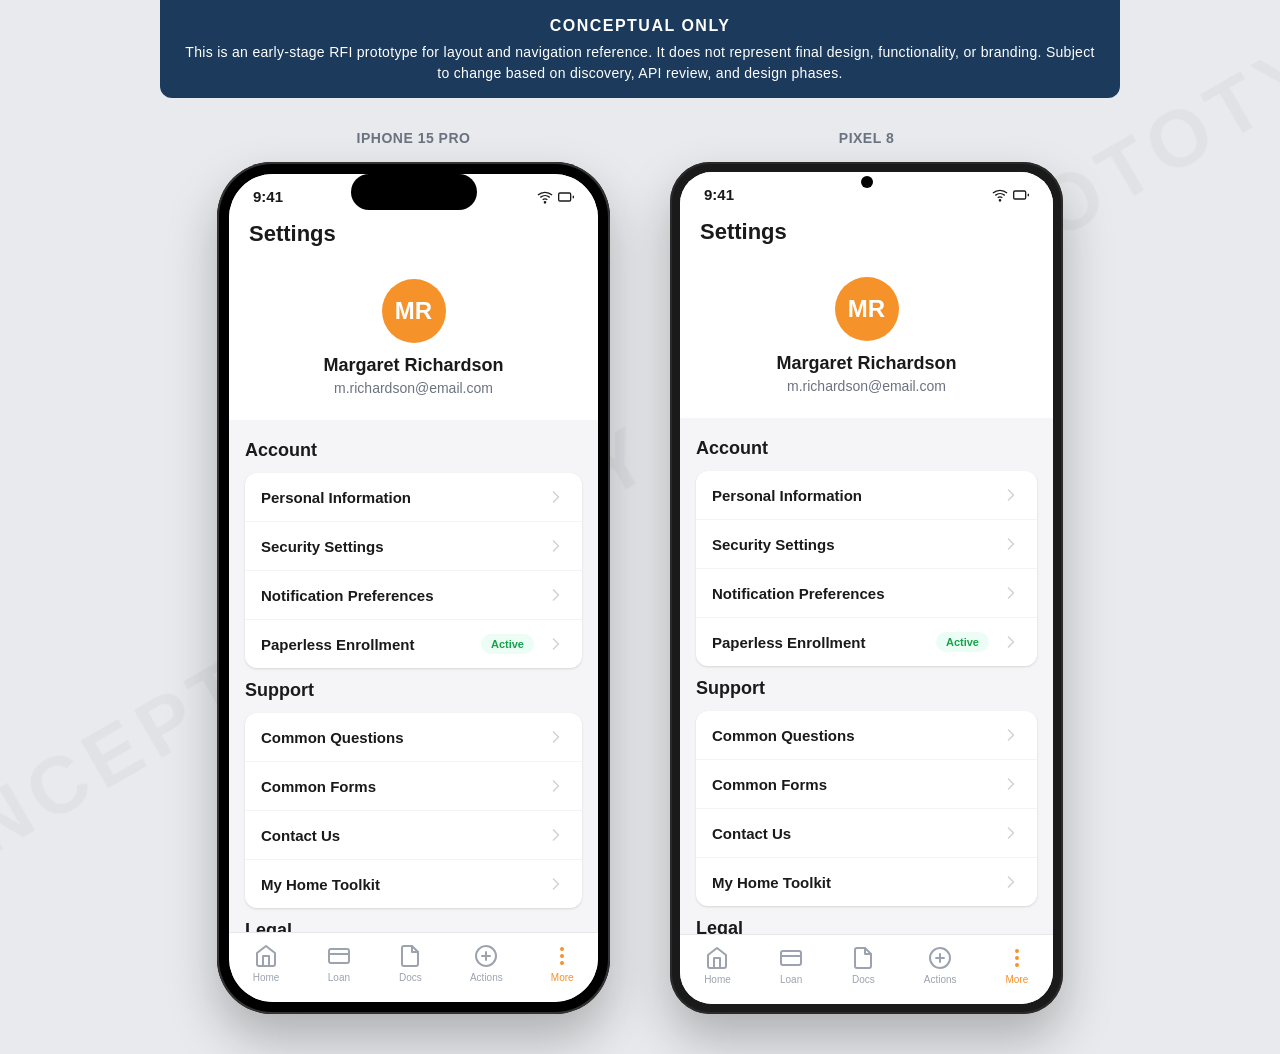
<file: profile.html>
<!DOCTYPE html>
<html lang="en">
<head>
    <meta charset="UTF-8">
    <meta name="viewport" content="width=device-width, initial-scale=1.0">
    <title>Celink Borrower App — Settings</title>
    <link rel="stylesheet" href="css/prototype.css">
</head>
<body>
<div class="disclaimer-banner">
    <strong>Conceptual Only</strong>
    This is an early-stage RFI prototype for layout and navigation reference. It does not represent final design, functionality, or branding. Subject to change based on discovery, API review, and design phases.
</div>
<div class="device-showcase">

    <!-- ==================== iPhone ==================== -->
    <div class="device-wrapper">
        <div class="device-label">iPhone 15 Pro</div>
        <div class="iphone-frame">
            <div class="dynamic-island"></div>
            <div class="device-screen">

                <!-- Status Bar -->
                <div class="status-bar">
                    <span class="time">9:41</span>
                    <div class="icons">
                        <svg viewBox="0 0 24 24" fill="none" stroke="currentColor" stroke-width="2"><path d="M5 12.55a11 11 0 0 1 14.08 0"/><path d="M1.42 9a16 16 0 0 1 21.16 0"/><path d="M8.53 16.11a6 6 0 0 1 6.95 0"/><circle cx="12" cy="20" r="1"/></svg>
                        <svg viewBox="0 0 24 24" fill="none" stroke="currentColor" stroke-width="2"><rect x="1" y="6" width="18" height="12" rx="2"/><line x1="23" y1="10" x2="23" y2="14"/></svg>
                    </div>
                </div>

                <!-- App Content -->
                <div class="app-content">

                    <!-- App Header -->
                    <div class="app-header">
                        <h1>Settings</h1>
                    </div>

                    <!-- Profile Section -->
                    <div style="display: flex; flex-direction: column; align-items: center; padding: 20px 16px 24px; background: var(--celink-white);">
                        <div class="avatar">MR</div>
                        <div style="font-size: 18px; font-weight: 700; color: var(--celink-dark); margin-top: 12px;">Margaret Richardson</div>
                        <div style="font-size: 14px; color: var(--celink-gray-500); margin-top: 4px;">m.richardson@email.com</div>
                    </div>

                    <!-- Account Section -->
                    <div class="section-title" style="margin-top: 20px;">Account</div>
                    <div class="list-group">
                        <a href="#" class="list-item">
                            <div class="list-text"><div class="list-title">Personal Information</div></div>
                            <svg class="list-chevron" viewBox="0 0 24 24" fill="none" stroke="currentColor" stroke-width="2" stroke-linecap="round" stroke-linejoin="round"><polyline points="9 18 15 12 9 6"/></svg>
                        </a>
                        <a href="#" class="list-item">
                            <div class="list-text"><div class="list-title">Security Settings</div></div>
                            <svg class="list-chevron" viewBox="0 0 24 24" fill="none" stroke="currentColor" stroke-width="2" stroke-linecap="round" stroke-linejoin="round"><polyline points="9 18 15 12 9 6"/></svg>
                        </a>
                        <a href="#" class="list-item">
                            <div class="list-text"><div class="list-title">Notification Preferences</div></div>
                            <svg class="list-chevron" viewBox="0 0 24 24" fill="none" stroke="currentColor" stroke-width="2" stroke-linecap="round" stroke-linejoin="round"><polyline points="9 18 15 12 9 6"/></svg>
                        </a>
                        <a href="#" class="list-item">
                            <div class="list-text"><div class="list-title">Paperless Enrollment</div></div>
                            <span class="badge badge-success">Active</span>
                            <svg class="list-chevron" viewBox="0 0 24 24" fill="none" stroke="currentColor" stroke-width="2" stroke-linecap="round" stroke-linejoin="round"><polyline points="9 18 15 12 9 6"/></svg>
                        </a>
                    </div>

                    <!-- Support Section -->
                    <div class="section-title">Support</div>
                    <div class="list-group">
                        <a href="#" class="list-item">
                            <div class="list-text"><div class="list-title">Common Questions</div></div>
                            <svg class="list-chevron" viewBox="0 0 24 24" fill="none" stroke="currentColor" stroke-width="2" stroke-linecap="round" stroke-linejoin="round"><polyline points="9 18 15 12 9 6"/></svg>
                        </a>
                        <a href="#" class="list-item">
                            <div class="list-text"><div class="list-title">Common Forms</div></div>
                            <svg class="list-chevron" viewBox="0 0 24 24" fill="none" stroke="currentColor" stroke-width="2" stroke-linecap="round" stroke-linejoin="round"><polyline points="9 18 15 12 9 6"/></svg>
                        </a>
                        <a href="#" class="list-item">
                            <div class="list-text"><div class="list-title">Contact Us</div></div>
                            <svg class="list-chevron" viewBox="0 0 24 24" fill="none" stroke="currentColor" stroke-width="2" stroke-linecap="round" stroke-linejoin="round"><polyline points="9 18 15 12 9 6"/></svg>
                        </a>
                        <a href="#" class="list-item">
                            <div class="list-text"><div class="list-title">My Home Toolkit</div></div>
                            <svg class="list-chevron" viewBox="0 0 24 24" fill="none" stroke="currentColor" stroke-width="2" stroke-linecap="round" stroke-linejoin="round"><polyline points="9 18 15 12 9 6"/></svg>
                        </a>
                    </div>

                    <!-- Legal Section -->
                    <div class="section-title">Legal</div>
                    <div class="list-group">
                        <a href="#" class="list-item">
                            <div class="list-text"><div class="list-title">Privacy Policy</div></div>
                            <svg class="list-chevron" viewBox="0 0 24 24" fill="none" stroke="currentColor" stroke-width="2" stroke-linecap="round" stroke-linejoin="round"><polyline points="9 18 15 12 9 6"/></svg>
                        </a>
                        <a href="#" class="list-item">
                            <div class="list-text"><div class="list-title">Terms & Conditions</div></div>
                            <svg class="list-chevron" viewBox="0 0 24 24" fill="none" stroke="currentColor" stroke-width="2" stroke-linecap="round" stroke-linejoin="round"><polyline points="9 18 15 12 9 6"/></svg>
                        </a>
                        <a href="#" class="list-item">
                            <div class="list-text"><div class="list-title">Licenses</div></div>
                            <svg class="list-chevron" viewBox="0 0 24 24" fill="none" stroke="currentColor" stroke-width="2" stroke-linecap="round" stroke-linejoin="round"><polyline points="9 18 15 12 9 6"/></svg>
                        </a>
                        <a href="#" class="list-item">
                            <div class="list-text"><div class="list-title">Accessibility Statement</div></div>
                            <svg class="list-chevron" viewBox="0 0 24 24" fill="none" stroke="currentColor" stroke-width="2" stroke-linecap="round" stroke-linejoin="round"><polyline points="9 18 15 12 9 6"/></svg>
                        </a>
                    </div>

                    <!-- App Section -->
                    <div class="section-title">App</div>
                    <div class="list-group">
                        <div class="list-item">
                            <div class="list-text"><div class="list-title">Biometric Login</div></div>
                            <div class="toggle-switch active"></div>
                        </div>
                        <div class="list-item">
                            <div class="list-text"><div class="list-title">App Version</div></div>
                            <span style="font-size: 14px; color: var(--celink-gray-500);">1.0.0</span>
                        </div>
                    </div>

                    <!-- Sign Out Button -->
                    <div style="padding: 24px 16px 8px;">
                        <a href="index.html" class="btn btn-outline">Sign Out</a>
                    </div>

                    <!-- Footer -->
                    <div style="text-align: center; padding: 16px 16px 24px;">
                        <div style="font-size: 13px; font-weight: 600; color: var(--celink-gray-500);">Celink&trade; &mdash; Your Reverse Mortgage Ally</div>
                        <div style="font-size: 11px; color: var(--celink-gray-400); margin-top: 4px;">&copy; 2026 Celink. All rights reserved.</div>
                    </div>

                </div>

                <!-- Bottom Nav -->
                <div class="bottom-nav">
                    <a href="dashboard.html">
                        <svg viewBox="0 0 24 24" fill="none" stroke="currentColor" stroke-width="2" stroke-linecap="round" stroke-linejoin="round"><path d="M3 9l9-7 9 7v11a2 2 0 0 1-2 2H5a2 2 0 0 1-2-2z"/><polyline points="9 22 9 12 15 12 15 22"/></svg>
                        Home
                    </a>
                    <a href="loan.html">
                        <svg viewBox="0 0 24 24" fill="none" stroke="currentColor" stroke-width="2" stroke-linecap="round" stroke-linejoin="round"><rect x="2" y="5" width="20" height="14" rx="2"/><line x1="2" y1="10" x2="22" y2="10"/></svg>
                        Loan
                    </a>
                    <a href="documents.html">
                        <svg viewBox="0 0 24 24" fill="none" stroke="currentColor" stroke-width="2" stroke-linecap="round" stroke-linejoin="round"><path d="M14 2H6a2 2 0 0 0-2 2v16a2 2 0 0 0 2 2h12a2 2 0 0 0 2-2V8z"/><polyline points="14 2 14 8 20 8"/></svg>
                        Docs
                    </a>
                    <a href="actions.html">
                        <svg viewBox="0 0 24 24" fill="none" stroke="currentColor" stroke-width="2" stroke-linecap="round" stroke-linejoin="round"><circle cx="12" cy="12" r="10"/><line x1="12" y1="8" x2="12" y2="16"/><line x1="8" y1="12" x2="16" y2="12"/></svg>
                        Actions
                    </a>
                    <a href="profile.html" class="active">
                        <svg viewBox="0 0 24 24" fill="none" stroke="currentColor" stroke-width="2" stroke-linecap="round" stroke-linejoin="round"><circle cx="12" cy="12" r="1"/><circle cx="12" cy="5" r="1"/><circle cx="12" cy="19" r="1"/></svg>
                        More
                    </a>
                </div>

            </div>
        </div>
    </div>

    <!-- ==================== Android ==================== -->
    <div class="device-wrapper">
        <div class="device-label">Pixel 8</div>
        <div class="android-frame">
            <div class="punch-hole"></div>
            <div class="device-screen">

                <!-- Status Bar -->
                <div class="status-bar">
                    <span class="time">9:41</span>
                    <div class="icons">
                        <svg viewBox="0 0 24 24" fill="none" stroke="currentColor" stroke-width="2"><path d="M5 12.55a11 11 0 0 1 14.08 0"/><path d="M1.42 9a16 16 0 0 1 21.16 0"/><path d="M8.53 16.11a6 6 0 0 1 6.95 0"/><circle cx="12" cy="20" r="1"/></svg>
                        <svg viewBox="0 0 24 24" fill="none" stroke="currentColor" stroke-width="2"><rect x="1" y="6" width="18" height="12" rx="2"/><line x1="23" y1="10" x2="23" y2="14"/></svg>
                    </div>
                </div>

                <!-- App Content -->
                <div class="app-content">

                    <!-- App Header -->
                    <div class="app-header">
                        <h1>Settings</h1>
                    </div>

                    <!-- Profile Section -->
                    <div style="display: flex; flex-direction: column; align-items: center; padding: 20px 16px 24px; background: var(--celink-white);">
                        <div class="avatar">MR</div>
                        <div style="font-size: 18px; font-weight: 700; color: var(--celink-dark); margin-top: 12px;">Margaret Richardson</div>
                        <div style="font-size: 14px; color: var(--celink-gray-500); margin-top: 4px;">m.richardson@email.com</div>
                    </div>

                    <!-- Account Section -->
                    <div class="section-title" style="margin-top: 20px;">Account</div>
                    <div class="list-group">
                        <a href="#" class="list-item">
                            <div class="list-text"><div class="list-title">Personal Information</div></div>
                            <svg class="list-chevron" viewBox="0 0 24 24" fill="none" stroke="currentColor" stroke-width="2" stroke-linecap="round" stroke-linejoin="round"><polyline points="9 18 15 12 9 6"/></svg>
                        </a>
                        <a href="#" class="list-item">
                            <div class="list-text"><div class="list-title">Security Settings</div></div>
                            <svg class="list-chevron" viewBox="0 0 24 24" fill="none" stroke="currentColor" stroke-width="2" stroke-linecap="round" stroke-linejoin="round"><polyline points="9 18 15 12 9 6"/></svg>
                        </a>
                        <a href="#" class="list-item">
                            <div class="list-text"><div class="list-title">Notification Preferences</div></div>
                            <svg class="list-chevron" viewBox="0 0 24 24" fill="none" stroke="currentColor" stroke-width="2" stroke-linecap="round" stroke-linejoin="round"><polyline points="9 18 15 12 9 6"/></svg>
                        </a>
                        <a href="#" class="list-item">
                            <div class="list-text"><div class="list-title">Paperless Enrollment</div></div>
                            <span class="badge badge-success">Active</span>
                            <svg class="list-chevron" viewBox="0 0 24 24" fill="none" stroke="currentColor" stroke-width="2" stroke-linecap="round" stroke-linejoin="round"><polyline points="9 18 15 12 9 6"/></svg>
                        </a>
                    </div>

                    <!-- Support Section -->
                    <div class="section-title">Support</div>
                    <div class="list-group">
                        <a href="#" class="list-item">
                            <div class="list-text"><div class="list-title">Common Questions</div></div>
                            <svg class="list-chevron" viewBox="0 0 24 24" fill="none" stroke="currentColor" stroke-width="2" stroke-linecap="round" stroke-linejoin="round"><polyline points="9 18 15 12 9 6"/></svg>
                        </a>
                        <a href="#" class="list-item">
                            <div class="list-text"><div class="list-title">Common Forms</div></div>
                            <svg class="list-chevron" viewBox="0 0 24 24" fill="none" stroke="currentColor" stroke-width="2" stroke-linecap="round" stroke-linejoin="round"><polyline points="9 18 15 12 9 6"/></svg>
                        </a>
                        <a href="#" class="list-item">
                            <div class="list-text"><div class="list-title">Contact Us</div></div>
                            <svg class="list-chevron" viewBox="0 0 24 24" fill="none" stroke="currentColor" stroke-width="2" stroke-linecap="round" stroke-linejoin="round"><polyline points="9 18 15 12 9 6"/></svg>
                        </a>
                        <a href="#" class="list-item">
                            <div class="list-text"><div class="list-title">My Home Toolkit</div></div>
                            <svg class="list-chevron" viewBox="0 0 24 24" fill="none" stroke="currentColor" stroke-width="2" stroke-linecap="round" stroke-linejoin="round"><polyline points="9 18 15 12 9 6"/></svg>
                        </a>
                    </div>

                    <!-- Legal Section -->
                    <div class="section-title">Legal</div>
                    <div class="list-group">
                        <a href="#" class="list-item">
                            <div class="list-text"><div class="list-title">Privacy Policy</div></div>
                            <svg class="list-chevron" viewBox="0 0 24 24" fill="none" stroke="currentColor" stroke-width="2" stroke-linecap="round" stroke-linejoin="round"><polyline points="9 18 15 12 9 6"/></svg>
                        </a>
                        <a href="#" class="list-item">
                            <div class="list-text"><div class="list-title">Terms & Conditions</div></div>
                            <svg class="list-chevron" viewBox="0 0 24 24" fill="none" stroke="currentColor" stroke-width="2" stroke-linecap="round" stroke-linejoin="round"><polyline points="9 18 15 12 9 6"/></svg>
                        </a>
                        <a href="#" class="list-item">
                            <div class="list-text"><div class="list-title">Licenses</div></div>
                            <svg class="list-chevron" viewBox="0 0 24 24" fill="none" stroke="currentColor" stroke-width="2" stroke-linecap="round" stroke-linejoin="round"><polyline points="9 18 15 12 9 6"/></svg>
                        </a>
                        <a href="#" class="list-item">
                            <div class="list-text"><div class="list-title">Accessibility Statement</div></div>
                            <svg class="list-chevron" viewBox="0 0 24 24" fill="none" stroke="currentColor" stroke-width="2" stroke-linecap="round" stroke-linejoin="round"><polyline points="9 18 15 12 9 6"/></svg>
                        </a>
                    </div>

                    <!-- App Section -->
                    <div class="section-title">App</div>
                    <div class="list-group">
                        <div class="list-item">
                            <div class="list-text"><div class="list-title">Biometric Login</div></div>
                            <div class="toggle-switch active"></div>
                        </div>
                        <div class="list-item">
                            <div class="list-text"><div class="list-title">App Version</div></div>
                            <span style="font-size: 14px; color: var(--celink-gray-500);">1.0.0</span>
                        </div>
                    </div>

                    <!-- Sign Out Button -->
                    <div style="padding: 24px 16px 8px;">
                        <a href="index.html" class="btn btn-outline">Sign Out</a>
                    </div>

                    <!-- Footer -->
                    <div style="text-align: center; padding: 16px 16px 24px;">
                        <div style="font-size: 13px; font-weight: 600; color: var(--celink-gray-500);">Celink&trade; &mdash; Your Reverse Mortgage Ally</div>
                        <div style="font-size: 11px; color: var(--celink-gray-400); margin-top: 4px;">&copy; 2026 Celink. All rights reserved.</div>
                    </div>

                </div>

                <!-- Bottom Nav -->
                <div class="bottom-nav">
                    <a href="dashboard.html">
                        <svg viewBox="0 0 24 24" fill="none" stroke="currentColor" stroke-width="2" stroke-linecap="round" stroke-linejoin="round"><path d="M3 9l9-7 9 7v11a2 2 0 0 1-2 2H5a2 2 0 0 1-2-2z"/><polyline points="9 22 9 12 15 12 15 22"/></svg>
                        Home
                    </a>
                    <a href="loan.html">
                        <svg viewBox="0 0 24 24" fill="none" stroke="currentColor" stroke-width="2" stroke-linecap="round" stroke-linejoin="round"><rect x="2" y="5" width="20" height="14" rx="2"/><line x1="2" y1="10" x2="22" y2="10"/></svg>
                        Loan
                    </a>
                    <a href="documents.html">
                        <svg viewBox="0 0 24 24" fill="none" stroke="currentColor" stroke-width="2" stroke-linecap="round" stroke-linejoin="round"><path d="M14 2H6a2 2 0 0 0-2 2v16a2 2 0 0 0 2 2h12a2 2 0 0 0 2-2V8z"/><polyline points="14 2 14 8 20 8"/></svg>
                        Docs
                    </a>
                    <a href="actions.html">
                        <svg viewBox="0 0 24 24" fill="none" stroke="currentColor" stroke-width="2" stroke-linecap="round" stroke-linejoin="round"><circle cx="12" cy="12" r="10"/><line x1="12" y1="8" x2="12" y2="16"/><line x1="8" y1="12" x2="16" y2="12"/></svg>
                        Actions
                    </a>
                    <a href="profile.html" class="active">
                        <svg viewBox="0 0 24 24" fill="none" stroke="currentColor" stroke-width="2" stroke-linecap="round" stroke-linejoin="round"><circle cx="12" cy="12" r="1"/><circle cx="12" cy="5" r="1"/><circle cx="12" cy="19" r="1"/></svg>
                        More
                    </a>
                </div>

            </div>
        </div>
    </div>

</div>
</body>
</html>
</file>
<file: css/prototype.css>
/* ========================================
   CELINK BORROWER MOBILE APP — PROTOTYPE
   Simpat Tech | 2026
   ======================================== */

/* ===== BRAND VARIABLES ===== */
:root {
    --celink-orange: #F5922A;
    --celink-orange-hover: #E07D15;
    --celink-orange-light: #FFF3E6;
    --celink-dark: #1A1A1A;
    --celink-white: #FFFFFF;
    --celink-bg: #F5F5F7;
    --celink-gray-50: #F9FAFB;
    --celink-gray-100: #F3F4F6;
    --celink-gray-200: #E5E7EB;
    --celink-gray-300: #D1D5DB;
    --celink-gray-400: #9CA3AF;
    --celink-gray-500: #6B7280;
    --celink-gray-600: #4B5563;
    --celink-gray-700: #374151;
    --celink-gray-800: #1F2937;
    --celink-success: #16A34A;
    --celink-success-light: #ECFDF5;
    --celink-info: #2563EB;
    --celink-info-light: #EFF6FF;
    --celink-warning: #F59E0B;
    --celink-warning-light: #FFFBEB;
    --celink-danger: #DC2626;
    --celink-danger-light: #FEF2F2;
    --celink-radius: 12px;
    --celink-radius-sm: 8px;
    --celink-radius-pill: 50px;
    --celink-shadow: 0 1px 3px rgba(0,0,0,0.08), 0 1px 2px rgba(0,0,0,0.06);
    --celink-shadow-md: 0 4px 6px rgba(0,0,0,0.07), 0 2px 4px rgba(0,0,0,0.06);
    --celink-shadow-lg: 0 10px 15px rgba(0,0,0,0.1), 0 4px 6px rgba(0,0,0,0.05);
}

/* ===== RESET & BASE ===== */
*, *::before, *::after { box-sizing: border-box; margin: 0; padding: 0; }

body {
    font-family: -apple-system, BlinkMacSystemFont, 'Segoe UI', Roboto, 'Helvetica Neue', Arial, sans-serif;
    background: #E8EAED;
    display: flex;
    flex-direction: column;
    align-items: center;
    min-height: 100vh;
    padding: 0 20px 40px;
    gap: 0;
    position: relative;
}

/* Watermark pattern on background */
body::before {
    content: 'CONCEPTUAL ONLY — RFI PROTOTYPE';
    position: fixed;
    top: 50%;
    left: 50%;
    transform: translate(-50%, -50%) rotate(-30deg);
    font-size: 80px;
    font-weight: 900;
    color: rgba(0, 0, 0, 0.03);
    white-space: nowrap;
    pointer-events: none;
    z-index: 0;
    letter-spacing: 8px;
}

/* ===== DISCLAIMER BANNER ===== */
.disclaimer-banner {
    width: 100%;
    max-width: 960px;
    background: #1B3A5C;
    color: white;
    text-align: center;
    padding: 14px 24px;
    margin: 0 auto 32px;
    border-radius: 0 0 12px 12px;
    font-size: 14px;
    font-weight: 500;
    letter-spacing: 0.3px;
    line-height: 1.5;
    position: relative;
    z-index: 10;
}

.disclaimer-banner strong {
    display: block;
    font-size: 16px;
    font-weight: 700;
    letter-spacing: 1.5px;
    text-transform: uppercase;
    margin-bottom: 4px;
}

/* ===== DEVICE SHOWCASE ===== */
.device-showcase {
    display: flex;
    justify-content: center;
    align-items: flex-start;
    gap: 60px;
    flex-wrap: wrap;
}

.device-wrapper {
    display: flex;
    flex-direction: column;
    align-items: center;
    gap: 16px;
}

.device-label {
    font-family: -apple-system, BlinkMacSystemFont, 'Segoe UI', sans-serif;
    font-size: 14px;
    font-weight: 600;
    color: #6B7280;
    letter-spacing: 0.5px;
    text-transform: uppercase;
}

/* ===== iPHONE FRAME ===== */
.iphone-frame {
    width: 393px;
    height: 852px;
    background: #000;
    border-radius: 55px;
    padding: 12px;
    position: relative;
    box-shadow: 0 25px 50px rgba(0,0,0,0.25), inset 0 0 0 2px #333;
}

.iphone-frame .device-screen {
    width: 100%;
    height: 100%;
    border-radius: 44px;
    overflow: hidden;
    position: relative;
    background: var(--celink-bg);
    display: flex;
    flex-direction: column;
}

/* Dynamic Island */
.iphone-frame .dynamic-island {
    position: absolute;
    top: 12px;
    left: 50%;
    transform: translateX(-50%);
    width: 126px;
    height: 36px;
    background: #000;
    border-radius: 20px;
    z-index: 100;
}

/* ===== ANDROID FRAME ===== */
.android-frame {
    width: 393px;
    height: 852px;
    background: #1a1a1a;
    border-radius: 40px;
    padding: 10px;
    position: relative;
    box-shadow: 0 25px 50px rgba(0,0,0,0.25), inset 0 0 0 2px #2a2a2a;
}

.android-frame .device-screen {
    width: 100%;
    height: 100%;
    border-radius: 32px;
    overflow: hidden;
    position: relative;
    background: var(--celink-bg);
    display: flex;
    flex-direction: column;
}

/* Punch-hole camera */
.android-frame .punch-hole {
    position: absolute;
    top: 14px;
    left: 50%;
    transform: translateX(-50%);
    width: 12px;
    height: 12px;
    background: #000;
    border-radius: 50%;
    z-index: 100;
}

/* ===== STATUS BAR (inside app) ===== */
.status-bar {
    display: flex;
    justify-content: space-between;
    align-items: center;
    padding: 14px 24px 8px;
    background: var(--celink-white);
    font-size: 12px;
    font-weight: 600;
    color: var(--celink-dark);
    flex-shrink: 0;
}

.status-bar .time { font-size: 15px; font-weight: 700; }
.status-bar .icons { display: flex; gap: 5px; align-items: center; }
.status-bar .icons svg { width: 16px; height: 16px; }

/* ===== APP CONTENT SCROLL AREA ===== */
.app-content {
    flex: 1;
    min-height: 0;
    overflow-y: auto;
    overflow-x: hidden;
    -webkit-overflow-scrolling: touch;
    scrollbar-width: none;
}

.app-content::-webkit-scrollbar { display: none; }

/* Login page has no bottom nav */
.app-content.full-height {
    flex: 1;
}

/* ===== APP HEADER ===== */
.app-header {
    display: flex;
    justify-content: space-between;
    align-items: center;
    padding: 8px 20px 12px;
    background: var(--celink-white);
    flex-shrink: 0;
}

.app-header h1 {
    font-size: 22px;
    font-weight: 700;
    color: var(--celink-dark);
}

.app-header .header-icon {
    width: 40px;
    height: 40px;
    display: flex;
    align-items: center;
    justify-content: center;
    border-radius: 50%;
    background: var(--celink-gray-100);
    position: relative;
}

.app-header .header-icon svg {
    width: 20px;
    height: 20px;
    stroke: var(--celink-dark);
}

.notification-badge {
    position: absolute;
    top: -2px;
    right: -2px;
    width: 18px;
    height: 18px;
    background: var(--celink-danger);
    color: white;
    font-size: 10px;
    font-weight: 700;
    border-radius: 50%;
    display: flex;
    align-items: center;
    justify-content: center;
    border: 2px solid var(--celink-white);
}

/* ===== BOTTOM TAB NAV ===== */
.bottom-nav {
    display: flex;
    justify-content: space-around;
    align-items: center;
    height: 70px;
    flex-shrink: 0;
    background: var(--celink-white);
    border-top: 1px solid var(--celink-gray-200);
    padding-bottom: 8px;
}

.bottom-nav a {
    display: flex;
    flex-direction: column;
    align-items: center;
    gap: 4px;
    text-decoration: none;
    font-size: 10px;
    font-weight: 500;
    color: var(--celink-gray-400);
    transition: color 0.2s;
    padding: 6px 12px;
}

.bottom-nav a svg {
    width: 24px;
    height: 24px;
    stroke: var(--celink-gray-400);
    transition: stroke 0.2s;
}

.bottom-nav a.active {
    color: var(--celink-orange);
}

.bottom-nav a.active svg {
    stroke: var(--celink-orange);
}

/* ===== CARDS ===== */
.card {
    background: var(--celink-white);
    border-radius: var(--celink-radius);
    padding: 16px;
    margin: 0 16px 12px;
    box-shadow: var(--celink-shadow);
}

.card-header {
    display: flex;
    justify-content: space-between;
    align-items: center;
    margin-bottom: 12px;
}

.card-title {
    font-size: 14px;
    font-weight: 600;
    color: var(--celink-gray-500);
    text-transform: uppercase;
    letter-spacing: 0.5px;
}

.card-link {
    font-size: 13px;
    font-weight: 600;
    color: var(--celink-orange);
    text-decoration: none;
}

/* ===== BUTTONS ===== */
.btn {
    display: inline-flex;
    align-items: center;
    justify-content: center;
    gap: 8px;
    padding: 14px 28px;
    border-radius: var(--celink-radius-pill);
    font-size: 16px;
    font-weight: 600;
    text-decoration: none;
    border: none;
    cursor: pointer;
    transition: all 0.2s;
    width: 100%;
}

.btn-primary {
    background: var(--celink-orange);
    color: var(--celink-white);
}

.btn-primary:hover { background: var(--celink-orange-hover); }

.btn-outline {
    background: transparent;
    color: var(--celink-orange);
    border: 2px solid var(--celink-orange);
}

.btn-sm {
    padding: 10px 20px;
    font-size: 14px;
}

/* ===== SECTION PADDING ===== */
.section-pad { padding: 16px; }
.section-title {
    font-size: 18px;
    font-weight: 700;
    color: var(--celink-dark);
    margin-bottom: 12px;
    padding: 0 16px;
}

/* ===== LOAN SUMMARY CARD (Dashboard) ===== */
.loan-card {
    background: linear-gradient(135deg, var(--celink-dark) 0%, #2D2D2D 100%);
    border-radius: var(--celink-radius);
    padding: 20px;
    margin: 0 16px 12px;
    color: var(--celink-white);
}

.loan-card .greeting {
    font-size: 14px;
    color: rgba(255,255,255,0.7);
    margin-bottom: 2px;
}

.loan-card .name {
    font-size: 20px;
    font-weight: 700;
    margin-bottom: 16px;
}

.loan-card .balance-label {
    font-size: 11px;
    text-transform: uppercase;
    letter-spacing: 1px;
    color: rgba(255,255,255,0.6);
    margin-bottom: 4px;
}

.loan-card .balance {
    font-size: 32px;
    font-weight: 700;
    margin-bottom: 4px;
}

.loan-card .balance-sub {
    font-size: 13px;
    color: rgba(255,255,255,0.5);
}

.loan-card .loan-meta {
    display: flex;
    justify-content: space-between;
    margin-top: 16px;
    padding-top: 16px;
    border-top: 1px solid rgba(255,255,255,0.15);
}

.loan-card .meta-item .meta-label {
    font-size: 10px;
    text-transform: uppercase;
    letter-spacing: 0.5px;
    color: rgba(255,255,255,0.5);
}

.loan-card .meta-item .meta-value {
    font-size: 15px;
    font-weight: 600;
    margin-top: 2px;
}

/* ===== QUICK ACTIONS ===== */
.quick-actions {
    display: grid;
    grid-template-columns: repeat(4, 1fr);
    gap: 8px;
    padding: 0 16px;
    margin-bottom: 16px;
}

.quick-action {
    display: flex;
    flex-direction: column;
    align-items: center;
    gap: 6px;
    padding: 14px 4px;
    background: var(--celink-white);
    border-radius: var(--celink-radius);
    text-decoration: none;
    box-shadow: var(--celink-shadow);
    transition: transform 0.2s;
}

.quick-action:hover { transform: translateY(-2px); }

.quick-action .icon-circle {
    width: 44px;
    height: 44px;
    border-radius: 50%;
    display: flex;
    align-items: center;
    justify-content: center;
}

.quick-action .icon-circle svg {
    width: 22px;
    height: 22px;
}

.quick-action span {
    font-size: 11px;
    font-weight: 600;
    color: var(--celink-gray-700);
    text-align: center;
    line-height: 1.2;
}

.icon-orange { background: var(--celink-orange-light); }
.icon-orange svg { stroke: var(--celink-orange); }
.icon-green { background: var(--celink-success-light); }
.icon-green svg { stroke: var(--celink-success); }
.icon-blue { background: var(--celink-info-light); }
.icon-blue svg { stroke: var(--celink-info); }

/* ===== LIST ITEMS ===== */
.list-item {
    display: flex;
    align-items: center;
    gap: 12px;
    padding: 14px 16px;
    background: var(--celink-white);
    text-decoration: none;
    border-bottom: 1px solid var(--celink-gray-100);
    transition: background 0.2s;
}

.list-item:hover { background: var(--celink-gray-50); }
.list-item:first-child { border-radius: var(--celink-radius) var(--celink-radius) 0 0; }
.list-item:last-child { border-radius: 0 0 var(--celink-radius) var(--celink-radius); border-bottom: none; }
.list-item:only-child { border-radius: var(--celink-radius); }

.list-icon {
    width: 40px;
    height: 40px;
    border-radius: 10px;
    display: flex;
    align-items: center;
    justify-content: center;
    flex-shrink: 0;
}

.list-icon svg { width: 20px; height: 20px; }

.list-text { flex: 1; }
.list-text .list-title { font-size: 15px; font-weight: 600; color: var(--celink-dark); }
.list-text .list-sub { font-size: 13px; color: var(--celink-gray-500); margin-top: 2px; }

.list-right { text-align: right; }
.list-right .list-amount { font-size: 15px; font-weight: 600; color: var(--celink-dark); }
.list-right .list-date { font-size: 12px; color: var(--celink-gray-400); }

.list-chevron {
    width: 20px;
    height: 20px;
    stroke: var(--celink-gray-300);
}

.list-group {
    margin: 0 16px 12px;
    border-radius: var(--celink-radius);
    box-shadow: var(--celink-shadow);
    overflow: hidden;
}

/* ===== TRANSACTION COLORS ===== */
.amount-positive { color: var(--celink-success) !important; }
.amount-negative { color: var(--celink-danger) !important; }

/* ===== FORM ELEMENTS ===== */
.form-group {
    margin-bottom: 16px;
}

.form-label {
    display: block;
    font-size: 13px;
    font-weight: 600;
    color: var(--celink-gray-600);
    margin-bottom: 6px;
}

.form-input {
    width: 100%;
    padding: 14px 16px;
    border: 1.5px solid var(--celink-gray-200);
    border-radius: var(--celink-radius-sm);
    font-size: 16px;
    color: var(--celink-dark);
    background: var(--celink-white);
    outline: none;
    transition: border-color 0.2s;
}

.form-input:focus { border-color: var(--celink-orange); }

.form-input-icon {
    position: relative;
}

.form-input-icon svg {
    position: absolute;
    right: 14px;
    top: 50%;
    transform: translateY(-50%);
    width: 20px;
    height: 20px;
    stroke: var(--celink-gray-400);
}

/* ===== BADGE ===== */
.badge {
    display: inline-flex;
    align-items: center;
    padding: 4px 10px;
    border-radius: 20px;
    font-size: 11px;
    font-weight: 600;
}

.badge-success { background: var(--celink-success-light); color: var(--celink-success); }
.badge-warning { background: var(--celink-warning-light); color: var(--celink-warning); }
.badge-info { background: var(--celink-info-light); color: var(--celink-info); }
.badge-danger { background: var(--celink-danger-light); color: var(--celink-danger); }

/* ===== NOTIFICATION ITEMS ===== */
.notif-item {
    display: flex;
    gap: 12px;
    padding: 14px 16px;
    background: var(--celink-white);
    border-bottom: 1px solid var(--celink-gray-100);
}

.notif-item.unread { background: var(--celink-orange-light); }

.notif-dot {
    width: 8px;
    height: 8px;
    border-radius: 50%;
    background: var(--celink-orange);
    flex-shrink: 0;
    margin-top: 6px;
}

.notif-dot.read { background: transparent; }

.notif-text { flex: 1; }
.notif-title { font-size: 14px; font-weight: 600; color: var(--celink-dark); }
.notif-body { font-size: 13px; color: var(--celink-gray-500); margin-top: 2px; line-height: 1.4; }
.notif-time { font-size: 11px; color: var(--celink-gray-400); margin-top: 4px; }

/* ===== TOGGLE SWITCH ===== */
.toggle-row {
    display: flex;
    justify-content: space-between;
    align-items: center;
    padding: 14px 16px;
    background: var(--celink-white);
    border-bottom: 1px solid var(--celink-gray-100);
}

.toggle-label { font-size: 15px; color: var(--celink-dark); }

.toggle-switch {
    width: 48px;
    height: 28px;
    background: var(--celink-gray-300);
    border-radius: 14px;
    position: relative;
    cursor: pointer;
    transition: background 0.3s;
}

.toggle-switch.active { background: var(--celink-orange); }

.toggle-switch::after {
    content: '';
    position: absolute;
    top: 2px;
    left: 2px;
    width: 24px;
    height: 24px;
    background: white;
    border-radius: 50%;
    transition: transform 0.3s;
    box-shadow: 0 1px 3px rgba(0,0,0,0.2);
}

.toggle-switch.active::after { transform: translateX(20px); }

/* ===== PROFILE AVATAR ===== */
.avatar {
    width: 64px;
    height: 64px;
    border-radius: 50%;
    background: var(--celink-orange);
    color: var(--celink-white);
    display: flex;
    align-items: center;
    justify-content: center;
    font-size: 24px;
    font-weight: 700;
}

/* ===== LOGIN SCREEN ===== */
.login-screen {
    display: flex;
    flex-direction: column;
    height: 100%;
    background: var(--celink-white);
    padding: 0 24px;
}

.login-logo {
    display: flex;
    flex-direction: column;
    align-items: center;
    margin-top: 80px;
    margin-bottom: 40px;
}

.login-logo .logo-text {
    font-size: 42px;
    font-weight: 700;
    letter-spacing: -1px;
    color: var(--celink-dark);
}

.login-logo .logo-text .logo-e { color: var(--celink-orange); }

.login-logo .logo-sub {
    font-size: 12px;
    color: var(--celink-gray-500);
    letter-spacing: 1px;
    margin-top: 2px;
}

.login-form { flex: 1; }

.login-footer {
    text-align: center;
    padding-bottom: 30px;
}

.login-footer a {
    color: var(--celink-orange);
    text-decoration: none;
    font-size: 14px;
    font-weight: 600;
}

.biometric-btn {
    display: flex;
    flex-direction: column;
    align-items: center;
    gap: 8px;
    margin-top: 24px;
    color: var(--celink-gray-500);
    font-size: 13px;
}

.biometric-btn svg {
    width: 48px;
    height: 48px;
    stroke: var(--celink-orange);
}

.divider {
    display: flex;
    align-items: center;
    gap: 12px;
    margin: 24px 0;
    color: var(--celink-gray-400);
    font-size: 13px;
}

.divider::before, .divider::after {
    content: '';
    flex: 1;
    height: 1px;
    background: var(--celink-gray-200);
}

/* ===== DETAIL ROWS ===== */
.detail-row {
    display: flex;
    justify-content: space-between;
    align-items: center;
    padding: 12px 0;
    border-bottom: 1px solid var(--celink-gray-100);
}

.detail-row:last-child { border-bottom: none; }
.detail-label { font-size: 14px; color: var(--celink-gray-500); }
.detail-value { font-size: 14px; font-weight: 600; color: var(--celink-dark); }

/* ===== UPLOAD AREA ===== */
.upload-area {
    border: 2px dashed var(--celink-gray-300);
    border-radius: var(--celink-radius);
    padding: 30px 20px;
    text-align: center;
    margin: 0 16px 16px;
    background: var(--celink-gray-50);
}

.upload-area svg {
    width: 40px;
    height: 40px;
    stroke: var(--celink-gray-400);
    margin-bottom: 8px;
}

.upload-area .upload-text {
    font-size: 14px;
    color: var(--celink-gray-500);
    margin-bottom: 4px;
}

.upload-area .upload-link {
    color: var(--celink-orange);
    font-weight: 600;
}

/* ===== TABS ===== */
.tabs {
    display: flex;
    padding: 0 16px;
    gap: 4px;
    margin-bottom: 16px;
    background: var(--celink-white);
    padding-top: 8px;
    padding-bottom: 8px;
}

.tab {
    flex: 1;
    padding: 10px 8px;
    text-align: center;
    font-size: 13px;
    font-weight: 600;
    color: var(--celink-gray-500);
    background: var(--celink-gray-100);
    border-radius: var(--celink-radius-sm);
    text-decoration: none;
    transition: all 0.2s;
}

.tab.active {
    background: var(--celink-orange);
    color: var(--celink-white);
}

/* ===== ACTION CARD ===== */
.action-card {
    background: var(--celink-white);
    border-radius: var(--celink-radius);
    padding: 20px;
    margin: 0 16px 12px;
    box-shadow: var(--celink-shadow);
    display: flex;
    gap: 16px;
    text-decoration: none;
    transition: transform 0.2s;
}

.action-card:hover { transform: translateY(-2px); }

.action-card .action-icon {
    width: 52px;
    height: 52px;
    border-radius: 14px;
    display: flex;
    align-items: center;
    justify-content: center;
    flex-shrink: 0;
}

.action-card .action-icon svg { width: 26px; height: 26px; }

.action-card .action-info { flex: 1; }
.action-card .action-title { font-size: 16px; font-weight: 700; color: var(--celink-dark); margin-bottom: 4px; }
.action-card .action-desc { font-size: 13px; color: var(--celink-gray-500); line-height: 1.4; }

/* ===== RESPONSIVE — MOBILE COLLAPSE ===== */
@media (max-width: 900px) {
    body {
        flex-direction: column;
        align-items: center;
        padding: 20px 10px;
        gap: 20px;
    }

    .device-showcase {
        flex-direction: column;
        gap: 20px;
    }

    .device-toggle {
        display: flex;
        gap: 8px;
        margin-bottom: 10px;
    }

    .device-toggle button {
        padding: 8px 20px;
        border-radius: 20px;
        border: 2px solid var(--celink-gray-200);
        background: white;
        font-size: 14px;
        font-weight: 600;
        color: var(--celink-gray-500);
        cursor: pointer;
    }

    .device-toggle button.active {
        background: var(--celink-orange);
        color: white;
        border-color: var(--celink-orange);
    }
}

@media (min-width: 901px) {
    .device-toggle { display: none; }
}

/* ===== EMPTY STATES ===== */
.empty-state {
    text-align: center;
    padding: 40px 20px;
}

.empty-state svg {
    width: 64px;
    height: 64px;
    stroke: var(--celink-gray-300);
    margin-bottom: 16px;
}

.empty-state .empty-title {
    font-size: 16px;
    font-weight: 600;
    color: var(--celink-dark);
    margin-bottom: 4px;
}

.empty-state .empty-sub {
    font-size: 14px;
    color: var(--celink-gray-500);
}

/* ===== PROGRESS BAR ===== */
.progress-bar {
    height: 6px;
    background: var(--celink-gray-200);
    border-radius: 3px;
    overflow: hidden;
    margin-top: 8px;
}

.progress-fill {
    height: 100%;
    border-radius: 3px;
    background: var(--celink-orange);
}

/* ===== INFO BANNER ===== */
.info-banner {
    display: flex;
    align-items: flex-start;
    gap: 10px;
    padding: 12px 16px;
    margin: 0 16px 12px;
    border-radius: var(--celink-radius-sm);
    font-size: 13px;
    line-height: 1.4;
}

.info-banner svg { width: 18px; height: 18px; flex-shrink: 0; margin-top: 1px; }
.info-banner.banner-info { background: var(--celink-info-light); color: var(--celink-info); }
.info-banner.banner-warning { background: var(--celink-warning-light); color: var(--celink-warning); }
.info-banner.banner-success { background: var(--celink-success-light); color: var(--celink-success); }
</file>
